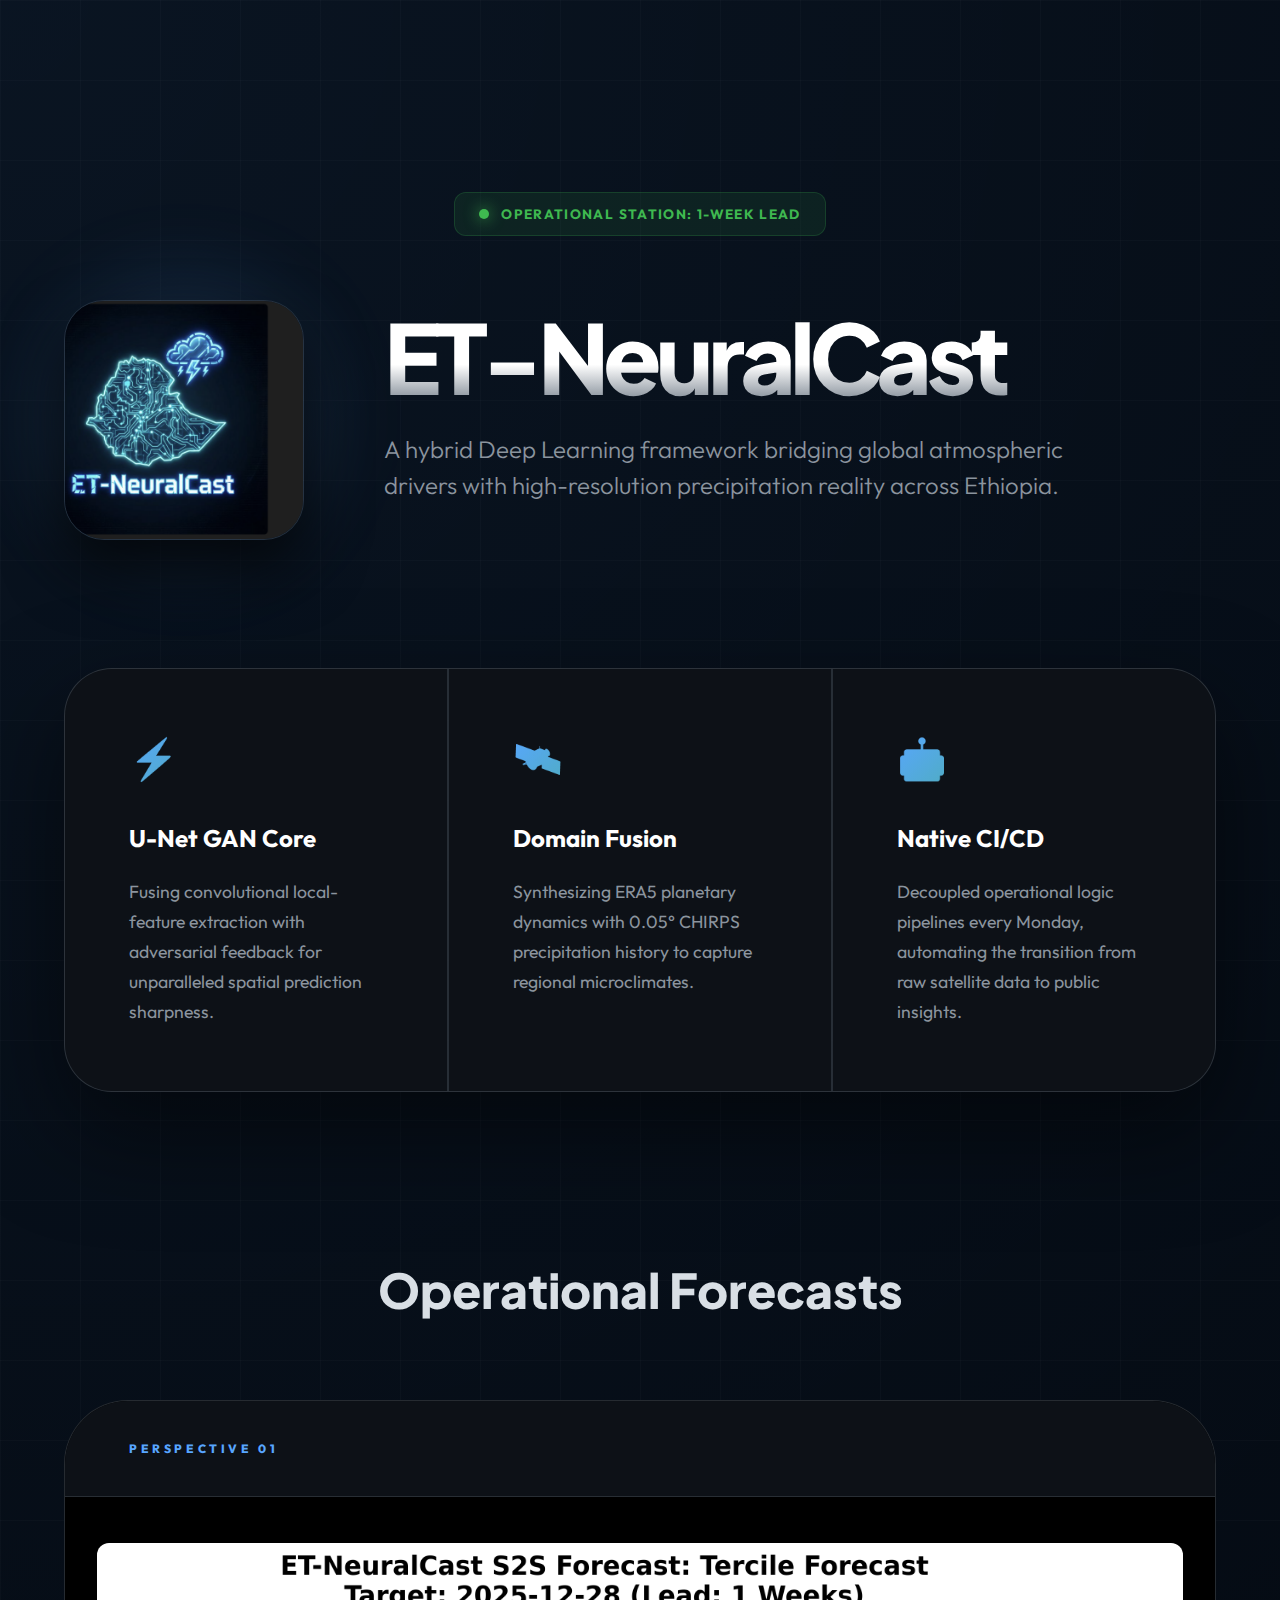
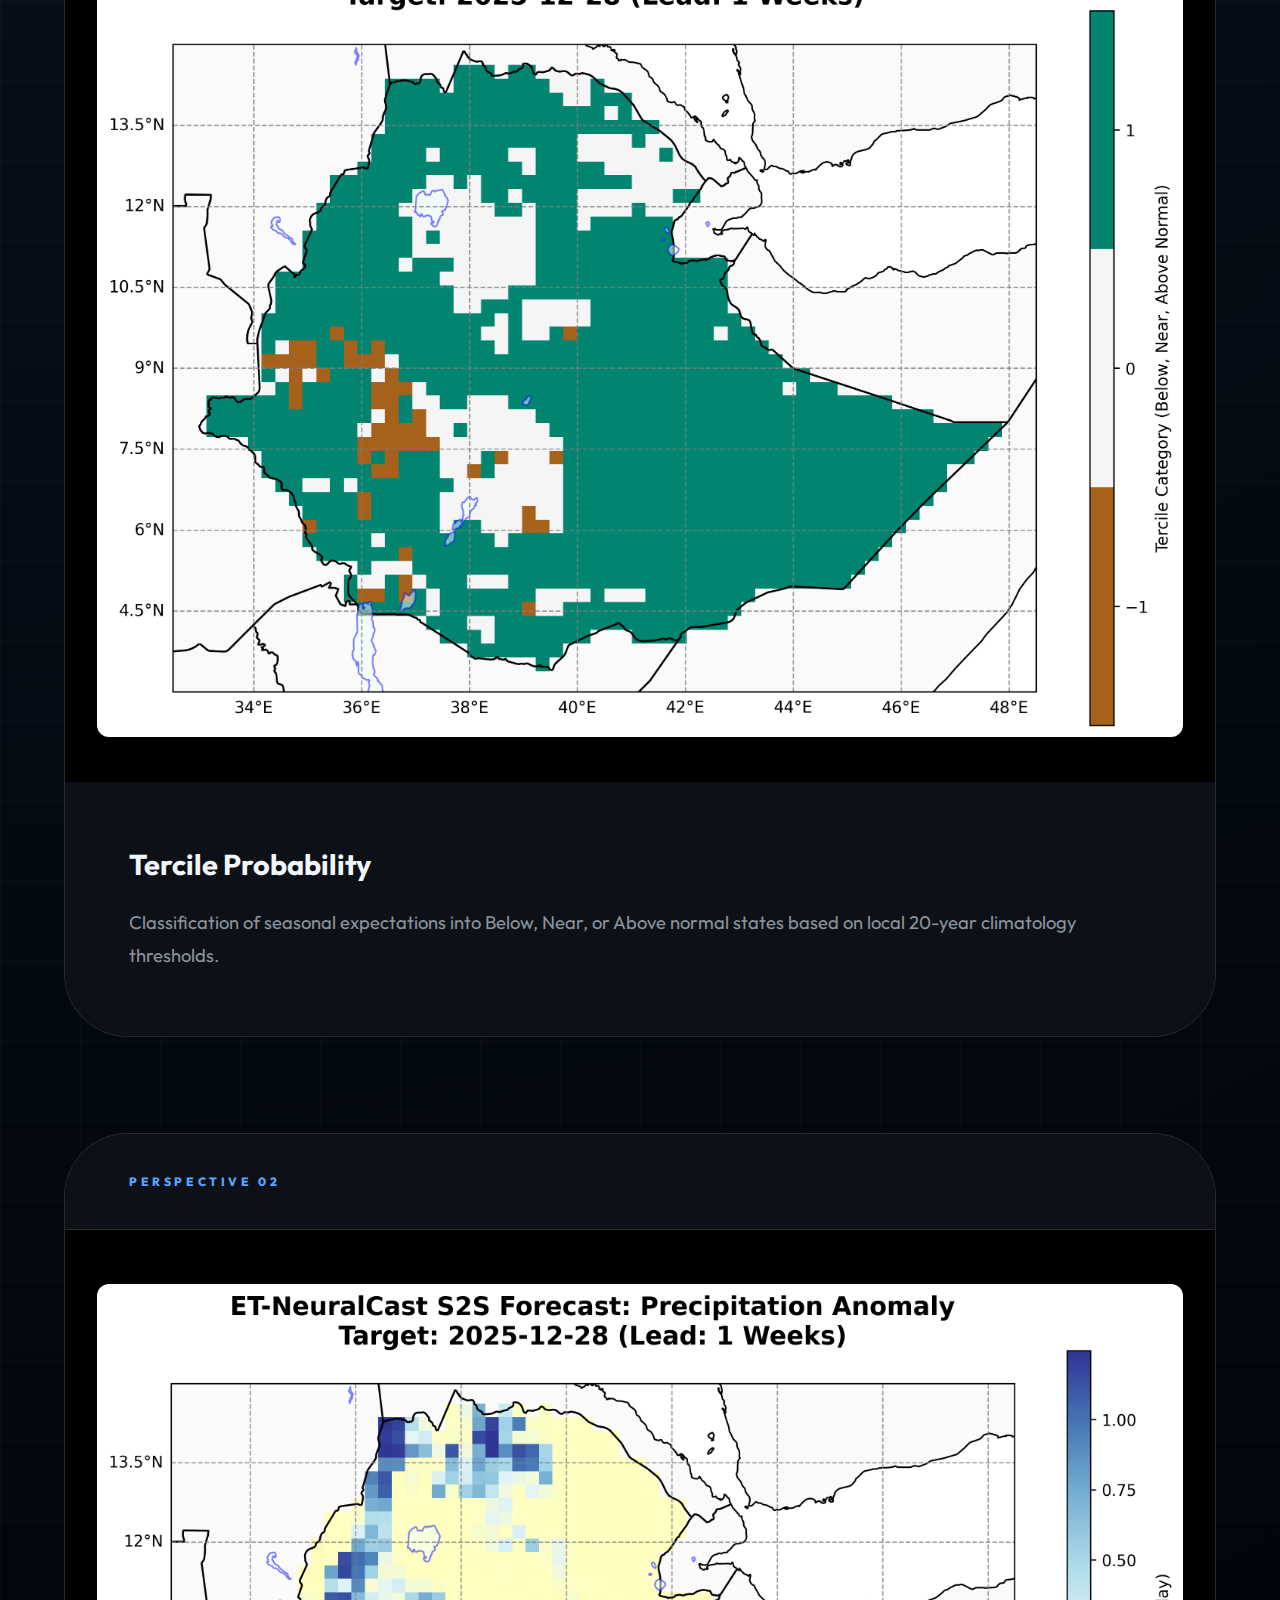
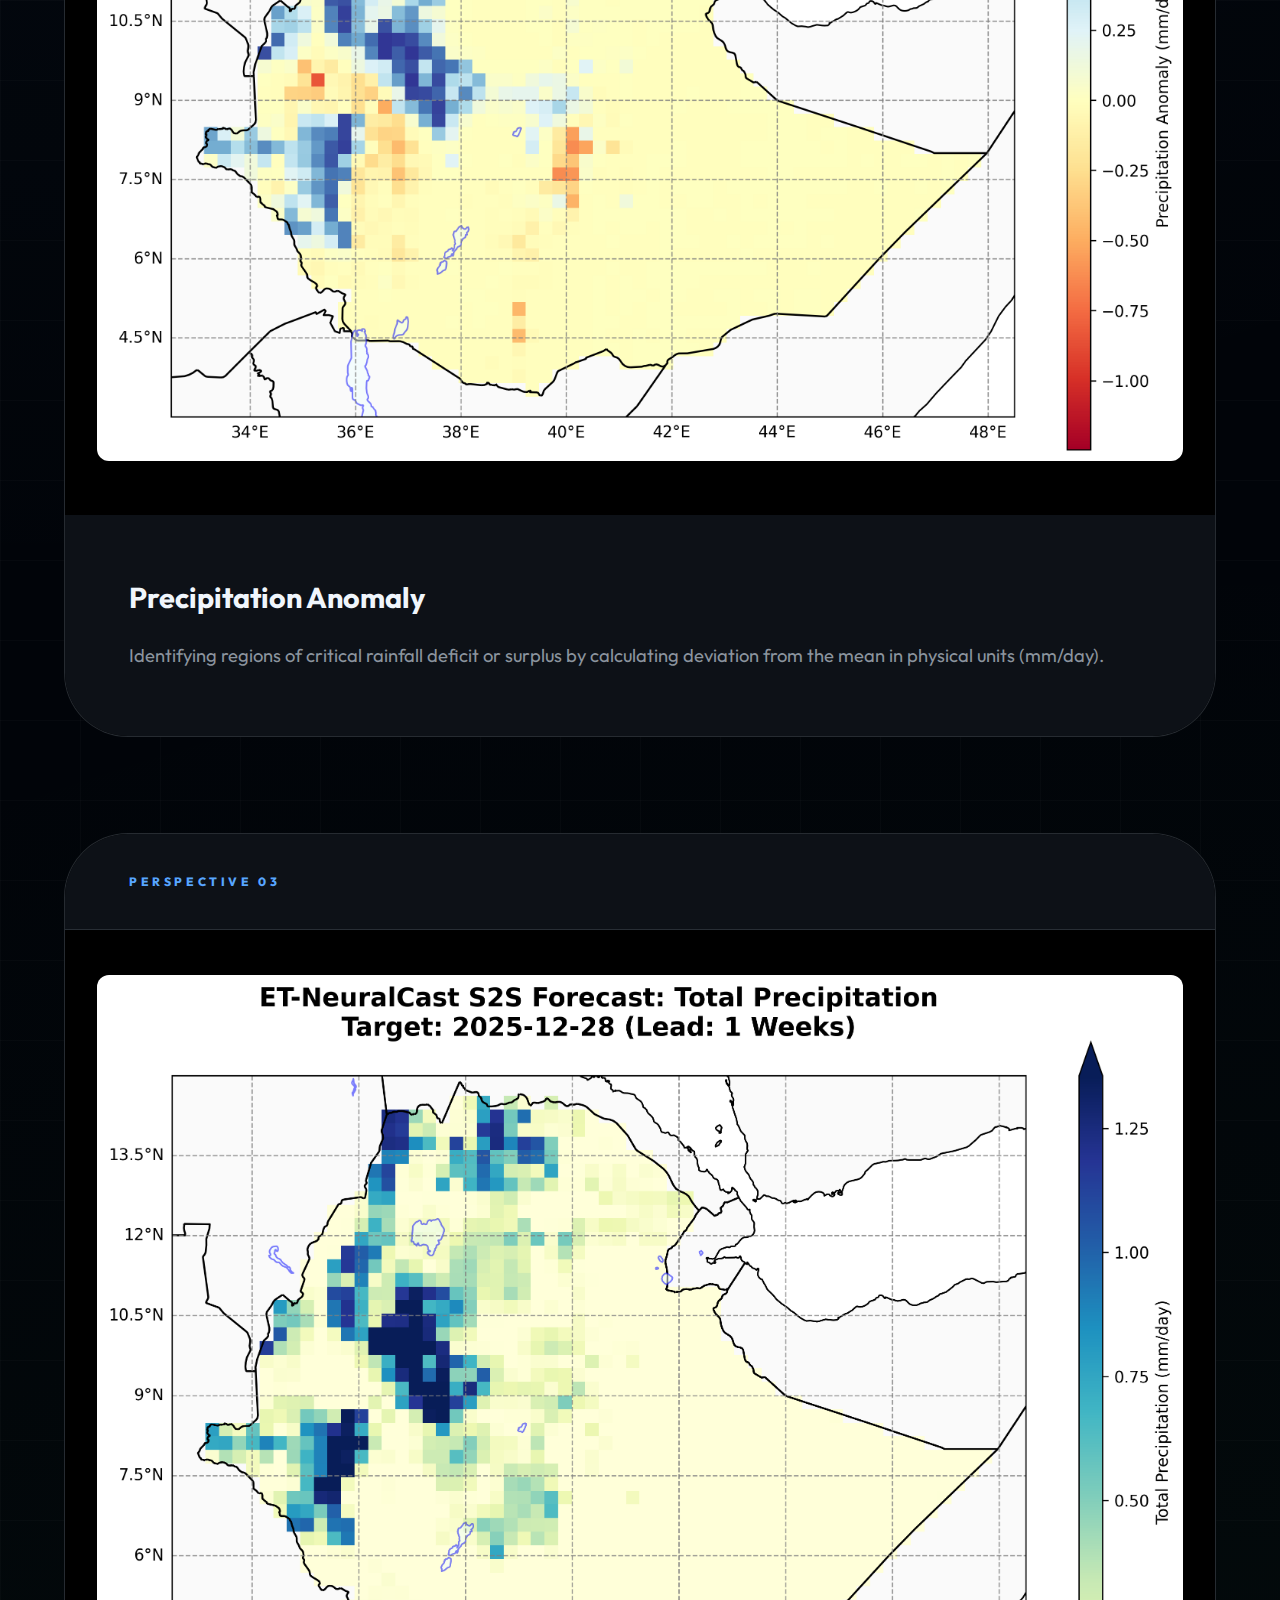
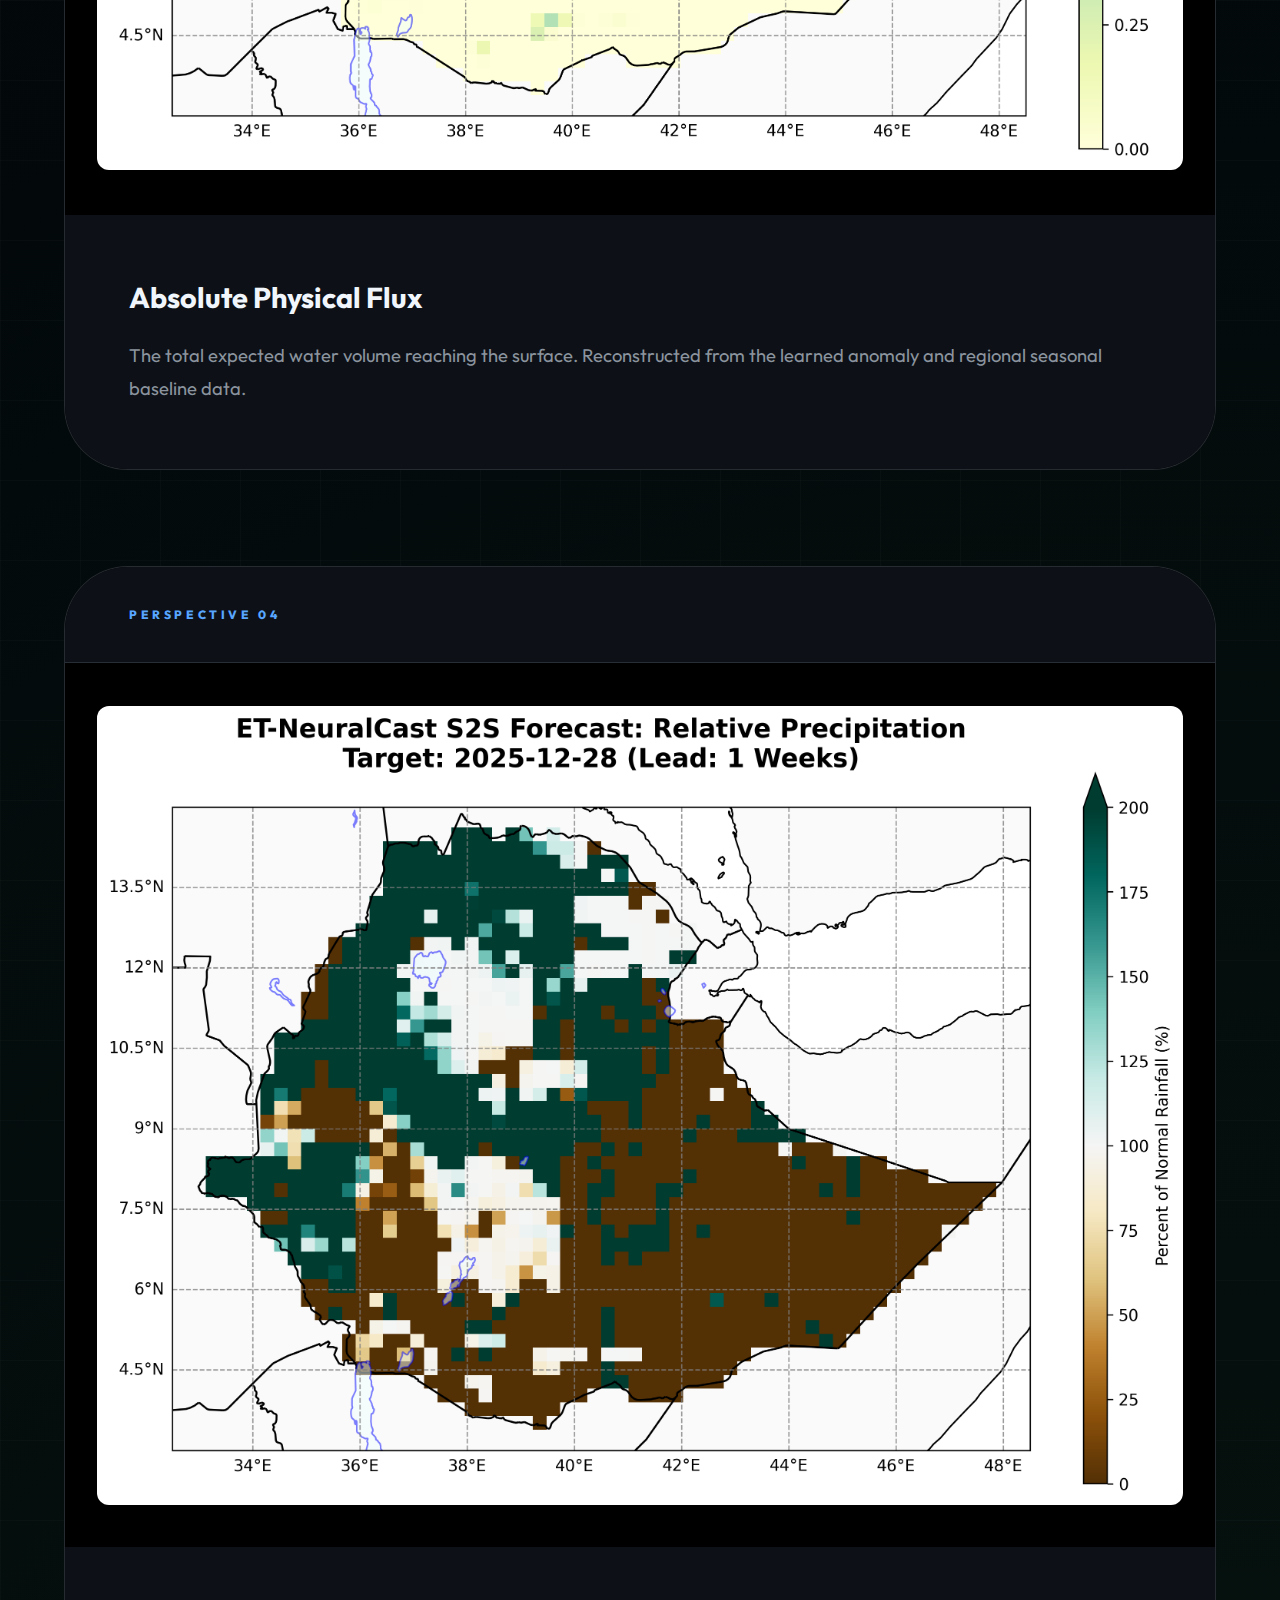
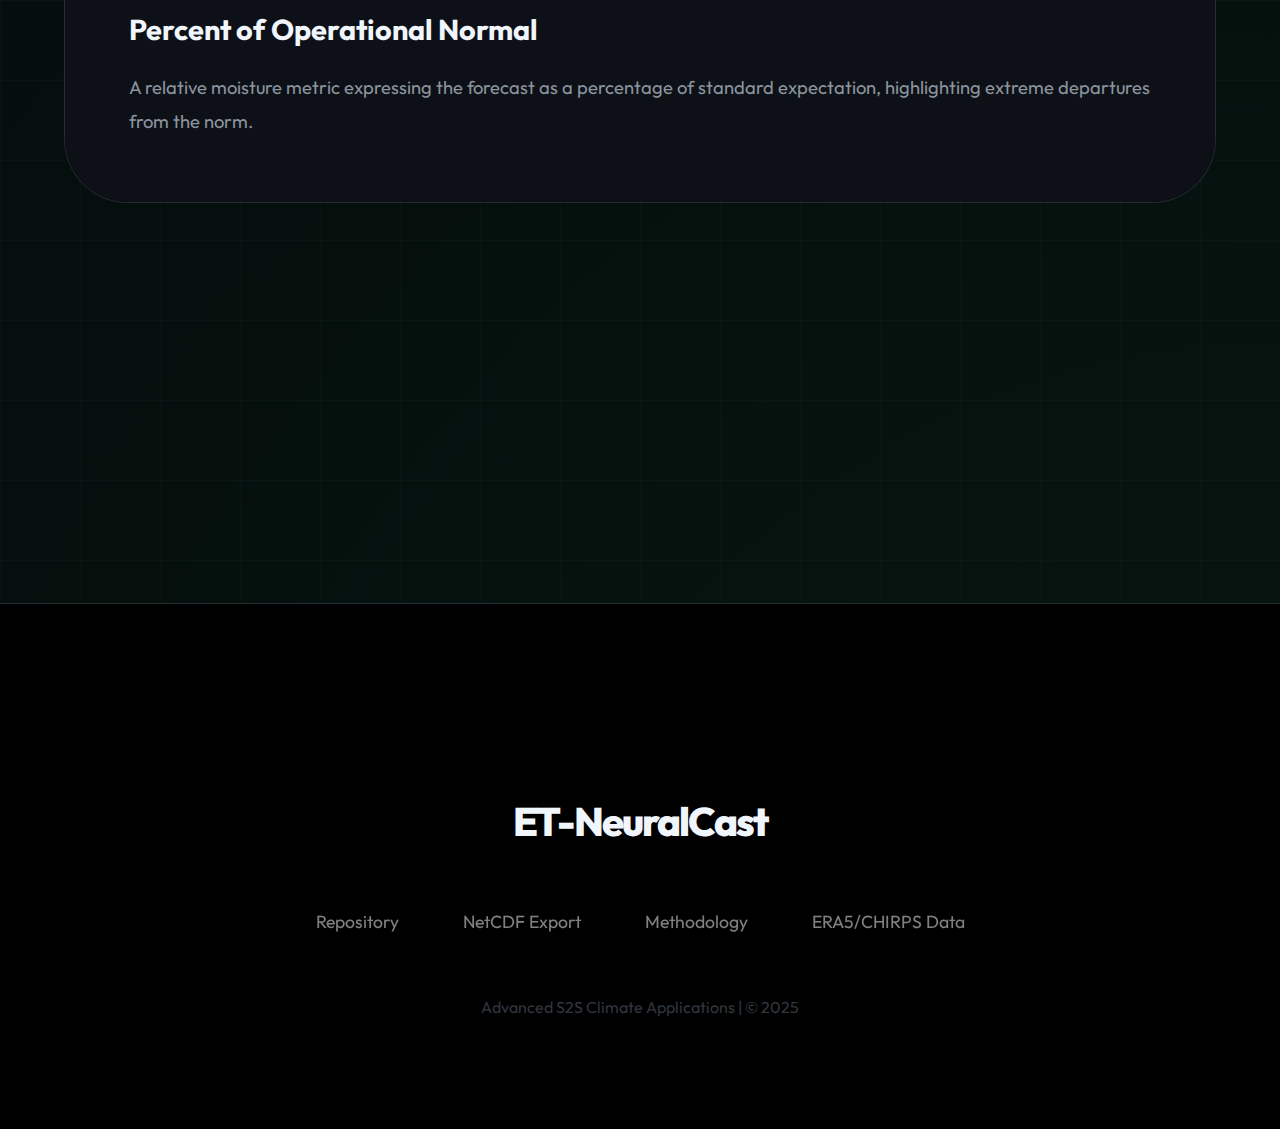
<file: index.html>
<!DOCTYPE html>
<html lang="en">
<head>
    <meta charset="UTF-8">
    <meta name="viewport" content="width=device-width, initial-scale=1.0">
    <title>ET-NeuralCast | Advanced S2S Forecasting</title>
    <link rel="preconnect" href="https://fonts.googleapis.com">
    <link rel="preconnect" href="https://fonts.gstatic.com" crossorigin>
    <link href="https://fonts.googleapis.com/css2?family=Outfit:wght@200;300;400;500;600;700;800&family=Plus+Jakarta+Sans:wght@400;600;700;800&display=swap" rel="stylesheet">
    <style>
        :root {
            --bg-color: #010409;
            --bg-secondary: #0d1117;
            --card-bg: rgba(22, 27, 34, 0.6);
            --card-border: rgba(48, 54, 61, 0.8);
            --text-primary: #f0f6fc;
            --text-secondary: #8b949e;
            --accent: #58a6ff;
            --accent-glow: rgba(88, 166, 255, 0.15);
            --accent-gradient: linear-gradient(135deg, #58a6ff 0%, #3fb950 100%);
            --glass-blur: blur(24px);
        }

        * {
            box-sizing: border-box;
            transition: all 0.5s cubic-bezier(0.16, 1, 0.3, 1);
        }

        body {
            font-family: 'Outfit', sans-serif;
            background-color: var(--bg-color);
            color: var(--text-primary);
            margin: 0;
            padding: 0;
            overflow-x: hidden;
            background-image: 
                radial-gradient(circle at 0% 0%, rgba(88, 166, 255, 0.1) 0%, transparent 50%),
                radial-gradient(circle at 100% 100%, rgba(63, 185, 80, 0.1) 0%, transparent 50%),
                linear-gradient(rgba(255, 255, 255, 0.02) 1px, transparent 1px),
                linear-gradient(90deg, rgba(255, 255, 255, 0.02) 1px, transparent 1px);
            background-size: 100% 100%, 100% 100%, 80px 80px, 80px 80px;
        }

        /* Spacious Layout */
        .container {
            max-width: 1600px;
            margin: 0 auto;
            padding: 0 4rem;
        }

        section {
            margin-bottom: 25rem; /* Large spacing between sections */
        }

        /* Hero Section */
        .hero {
            padding: 12rem 0 8rem;
            display: flex;
            flex-direction: column;
            align-items: center;
        }

        .header-main {
            display: flex;
            align-items: center;
            gap: 5rem;
            width: 100%;
            max-width: 1200px;
            margin-bottom: 8rem;
        }

        @media (max-width: 1100px) {
            .header-main {
                flex-direction: column;
                text-align: center;
                gap: 3rem;
            }
            .container { padding: 0 2rem; }
        }

        .logo-wrapper {
            flex-shrink: 0;
            width: 240px;
            height: 240px;
            position: relative;
        }

        .logo-wrapper::after {
            content: '';
            position: absolute;
            inset: -20px;
            background: var(--accent-glow);
            filter: blur(40px);
            border-radius: 50%;
            z-index: -1;
        }

        .hero-graphic {
            width: 100%;
            height: 100%;
            object-fit: cover;
            border-radius: 40px;
            border: 1px solid rgba(255, 255, 255, 0.1);
            box-shadow: 0 30px 60px rgba(0, 0, 0, 0.8);
        }

        .hero-text {
            flex: 1;
        }

        h1 {
            font-family: 'Plus Jakarta Sans', sans-serif;
            font-size: clamp(3.5rem, 8vw, 6rem);
            font-weight: 800;
            margin: 0;
            letter-spacing: -0.06em;
            line-height: 0.9;
            background: linear-gradient(to bottom, #fff 60%, var(--text-secondary) 100%);
            -webkit-background-clip: text;
            -webkit-text-fill-color: transparent;
            background-clip: text;
        }

        .subtitle-large {
            font-size: 1.5rem;
            color: var(--text-secondary);
            margin-top: 2rem;
            font-weight: 300;
            line-height: 1.5;
            max-width: 700px;
        }

        .status-badge {
            display: inline-flex;
            align-items: center;
            gap: 0.75rem;
            padding: 0.75rem 1.5rem;
            background: rgba(63, 185, 80, 0.1);
            color: #3fb950;
            border-radius: 12px;
            font-size: 0.85rem;
            font-weight: 700;
            border: 1px solid rgba(63, 185, 80, 0.2);
            text-transform: uppercase;
            letter-spacing: 0.1em;
            margin-bottom: 4rem;
        }

        .pulse-dot {
            width: 10px;
            height: 10px;
            background: #3fb950;
            border-radius: 50%;
            box-shadow: 0 0 15px #3fb950;
            animation: pulse-ring 2s infinite;
        }

        @keyframes pulse-ring {
            0% { transform: scale(0.8); opacity: 1; }
            50% { transform: scale(1.4); opacity: 0.5; }
            100% { transform: scale(0.8); opacity: 1; }
        }

        /* Architecture Row Hero */
        .architecture-row {
            display: grid;
            grid-template-columns: repeat(3, 1fr);
            gap: 2px;
            background: var(--card-border);
            border: 1px solid var(--card-border);
            border-radius: 3rem;
            overflow: hidden;
            width: 100%;
            max-width: 1400px;
            box-shadow: 0 40px 100px rgba(0,0,0,0.5);
        }

        @media (max-width: 1000px) {
            .architecture-row { grid-template-columns: 1fr; }
        }

        .arch-item {
            background: var(--bg-secondary);
            padding: 4rem;
            display: flex;
            flex-direction: column;
            gap: 1.5rem;
        }

        .arch-item:hover {
            background: #161b22;
        }

        .arch-icon {
            font-size: 2.5rem;
            background: var(--accent-gradient);
            -webkit-background-clip: text;
            -webkit-text-fill-color: transparent;
            margin-bottom: 1rem;
            display: block;
        }

        .arch-item h3 {
            font-size: 1.5rem;
            font-weight: 700;
            margin: 0;
            color: #fff;
        }

        .arch-item p {
            font-size: 1.1rem;
            color: var(--text-secondary);
            line-height: 1.7;
            margin: 0;
        }

        /* Sections Titles */
        .section-label {
            font-family: 'Plus Jakarta Sans', sans-serif;
            font-size: 3rem;
            font-weight: 800;
            margin-bottom: 5rem;
            text-align: center;
            opacity: 0.9;
        }

        /* Forecast Grid - High Contrast */
        .forecast-grid {
            display: grid;
            grid-template-columns: repeat(auto-fit, minmax(650px, 1fr));
            gap: 6rem;
        }

        @media (max-width: 800px) {
            .forecast-grid { grid-template-columns: 1fr; }
        }

        .forecast-card {
            background: #000;
            border-radius: 4rem;
            border: 1px solid var(--card-border);
            overflow: hidden;
        }

        .forecast-card:hover {
            border-color: #fff;
            transform: scale(1.02);
            box-shadow: 0 60px 120px rgba(0,0,0,0.9);
        }

        .card-meta {
            padding: 2.5rem 4rem;
            background: var(--bg-secondary);
            border-bottom: 1px solid var(--card-border);
            display: flex;
            justify-content: space-between;
            align-items: center;
        }

        .meta-tag {
            color: var(--accent);
            font-weight: 800;
            letter-spacing: 0.3em;
            font-size: 0.75rem;
            text-transform: uppercase;
        }

        .img-container {
            background: #000;
            aspect-ratio: 1.3;
            display: flex;
            align-items: center;
            justify-content: center;
            padding: 2rem;
        }

        .img-container img {
            max-width: 100%;
            height: auto;
            border-radius: 12px;
        }

        .card-content {
            padding: 4rem;
            background: var(--bg-secondary);
        }

        .card-content h4 {
            font-size: 1.8rem;
            margin: 0 0 1.5rem;
            font-weight: 700;
        }

        .card-content p {
            font-size: 1.15rem;
            color: var(--text-secondary);
            line-height: 1.8;
            margin: 0;
        }

        /* Footer Modern */
        footer {
            padding: 12rem 0 6rem;
            background: #000;
            border-top: 1px solid var(--card-border);
            text-align: center;
        }

        .footer-brand {
            font-size: 2.5rem;
            font-weight: 800;
            letter-spacing: -0.05em;
            margin-bottom: 4rem;
            display: block;
        }

        .f-links {
            display: flex;
            justify-content: center;
            gap: 4rem;
            margin-bottom: 4rem;
        }

        .f-links a {
            color: #fff;
            text-decoration: none;
            font-weight: 400;
            font-size: 1.1rem;
            opacity: 0.5;
        }

        .f-links a:hover { opacity: 1; color: var(--accent); }

        .copyright {
            color: #30363d;
            font-size: 1rem;
        }
    </style>
</head>
<body>

    <div class="container">
        
        <!-- Hero Section -->
        <header class="hero">
            <div class="status-badge">
                <span class="pulse-dot"></span>
                Operational Station: 1-Week Lead
            </div>
            
            <div class="header-main">
                <div class="logo-wrapper">
                    <img src="hero_graphic.png" alt="ET-NeuralCast" class="hero-graphic">
                </div>
                <div class="hero-text">
                    <h1>ET-NeuralCast</h1>
                    <p class="subtitle-large">A hybrid Deep Learning framework bridging global atmospheric drivers with high-resolution precipitation reality across Ethiopia.</p>
                </div>
            </div>

            <!-- Architecture Row integrated as Hero extension -->
            <div class="architecture-row">
                <div class="arch-item">
                    <span class="arch-icon">⚡</span>
                    <h3>U-Net GAN Core</h3>
                    <p>Fusing convolutional local-feature extraction with adversarial feedback for unparalleled spatial prediction sharpness.</p>
                </div>
                <div class="arch-item">
                    <span class="arch-icon">🛰️</span>
                    <h3>Domain Fusion</h3>
                    <p>Synthesizing ERA5 planetary dynamics with 0.05° CHIRPS precipitation history to capture regional microclimates.</p>
                </div>
                <div class="arch-item">
                    <span class="arch-icon">🤖</span>
                    <h3>Native CI/CD</h3>
                    <p>Decoupled operational logic pipelines every Monday, automating the transition from raw satellite data to public insights.</p>
                </div>
            </div>
        </header>

        <!-- Insights Section -->
        <section id="forecasts">
            <h2 class="section-label">Operational Forecasts</h2>
            <div class="forecast-grid">
                <div class="forecast-card">
                    <div class="card-meta"><span class="meta-tag">Perspective 01</span></div>
                    <div class="img-container">
                        <img src="outputs/latest_tercile.png" onerror="this.src='https://placehold.co/1000x800/0d1117/58a6ff?text=Syncing+Categorical+Map...'" alt="Tercile">
                    </div>
                    <div class="card-content">
                        <h4>Tercile Probability</h4>
                        <p>Classification of seasonal expectations into Below, Near, or Above normal states based on local 20-year climatology thresholds.</p>
                    </div>
                </div>

                <div class="forecast-card">
                    <div class="card-meta"><span class="meta-tag">Perspective 02</span></div>
                    <div class="img-container">
                        <img src="outputs/latest_anomaly.png" onerror="this.src='https://placehold.co/1000x800/0d1117/58a6ff?text=Syncing+Anomaly+Map...'" alt="Anomaly">
                    </div>
                    <div class="card-content">
                        <h4>Precipitation Anomaly</h4>
                        <p>Identifying regions of critical rainfall deficit or surplus by calculating deviation from the mean in physical units (mm/day).</p>
                    </div>
                </div>

                <div class="forecast-card">
                    <div class="card-meta"><span class="meta-tag">Perspective 03</span></div>
                    <div class="img-container">
                        <img src="outputs/latest_total.png" onerror="this.src='https://placehold.co/1000x800/0d1117/58a6ff?text=Syncing+Physical+Map...'" alt="Total">
                    </div>
                    <div class="card-content">
                        <h4>Absolute Physical Flux</h4>
                        <p>The total expected water volume reaching the surface. Reconstructed from the learned anomaly and regional seasonal baseline data.</p>
                    </div>
                </div>

                <div class="forecast-card">
                    <div class="card-meta"><span class="meta-tag">Perspective 04</span></div>
                    <div class="img-container">
                        <img src="outputs/latest_percent.png" onerror="this.src='https://placehold.co/1000x800/0d1117/58a6ff?text=Syncing+Relative+Map...'" alt="Percent">
                    </div>
                    <div class="card-content">
                        <h4>Percent of Operational Normal</h4>
                        <p>A relative moisture metric expressing the forecast as a percentage of standard expectation, highlighting extreme departures from the norm.</p>
                    </div>
                </div>
            </div>
        </section>

    </div>

    <footer>
        <span class="footer-brand">ET-NeuralCast</span>
        <div class="f-links">
            <a href="https://github.com/YonSci/S2S-Forecast-Project">Repository</a>
            <a href="outputs/latest_anomaly.nc">NetCDF Export</a>
            <a href="#">Methodology</a>
            <a href="#">ERA5/CHIRPS Data</a>
        </div>
        <p class="copyright">Advanced S2S Climate Applications | &copy; 2025</p>
    </footer>

</body>
</html>
</file>
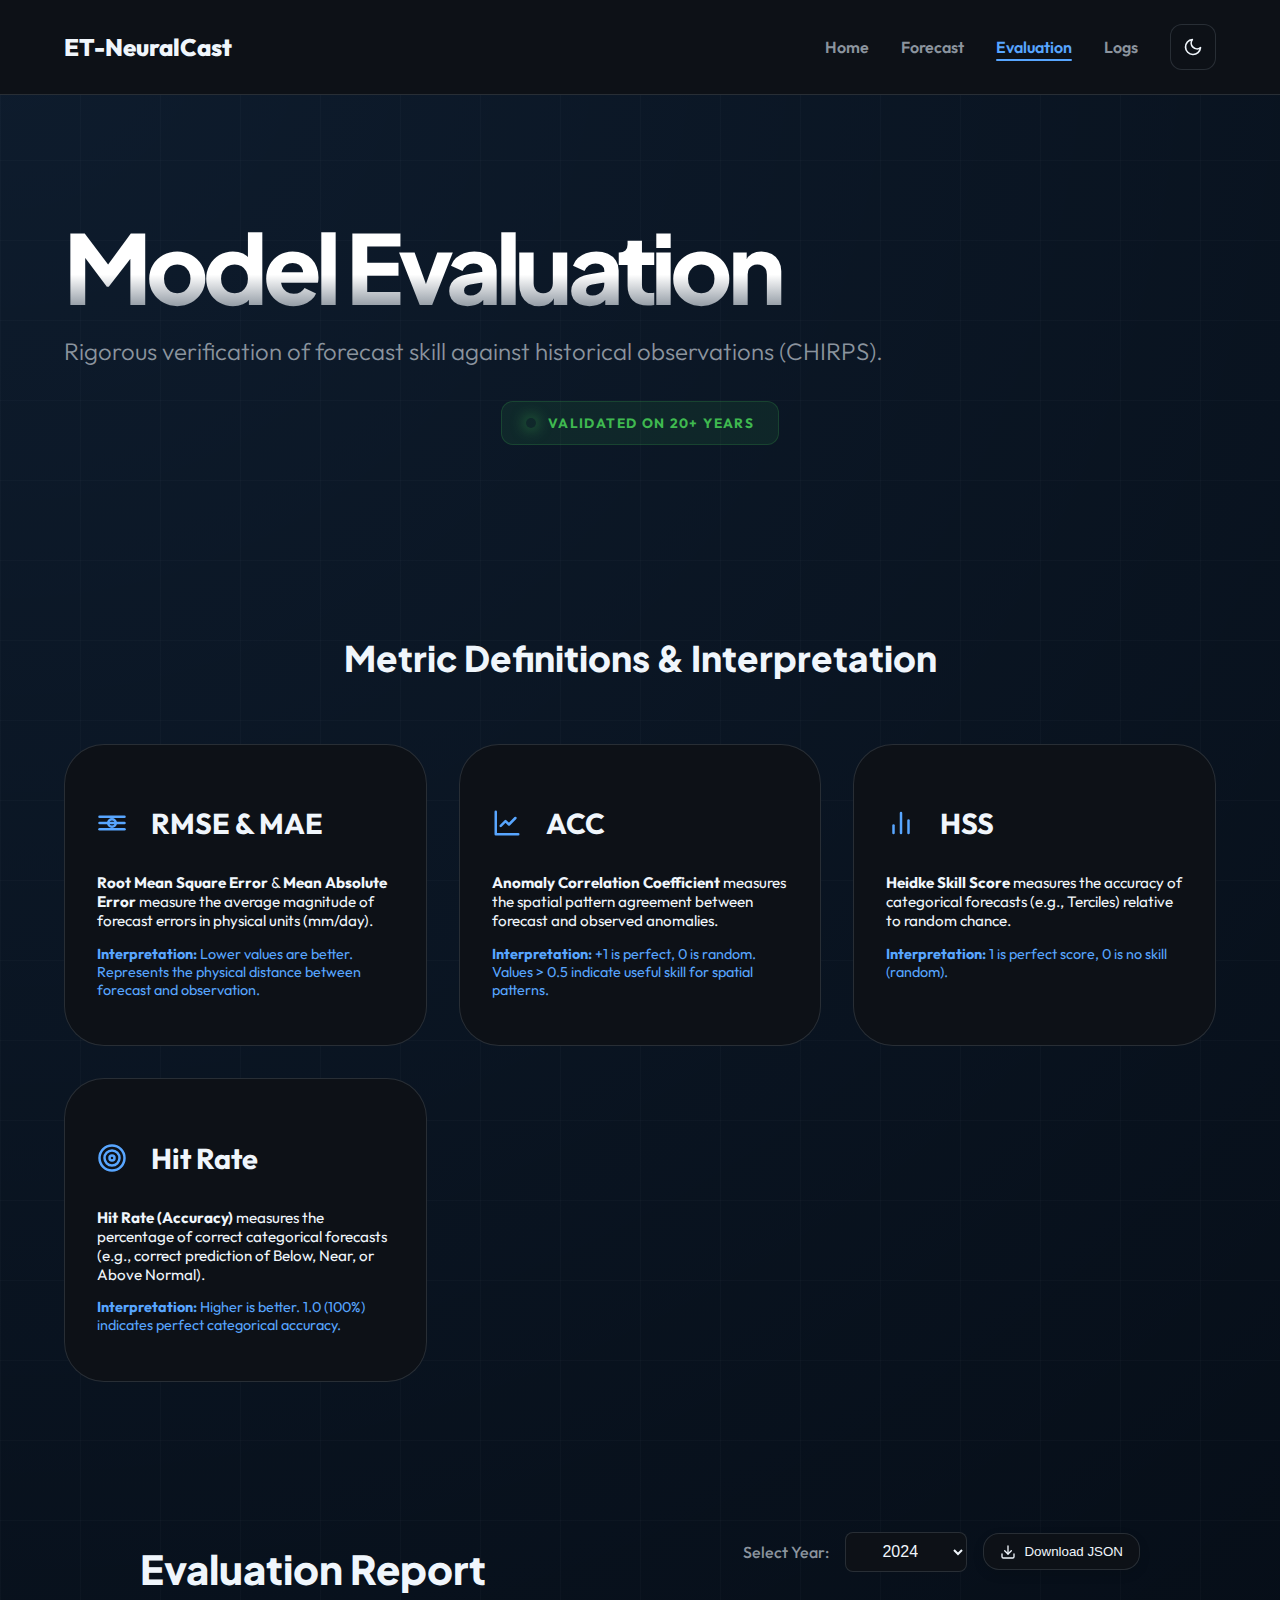
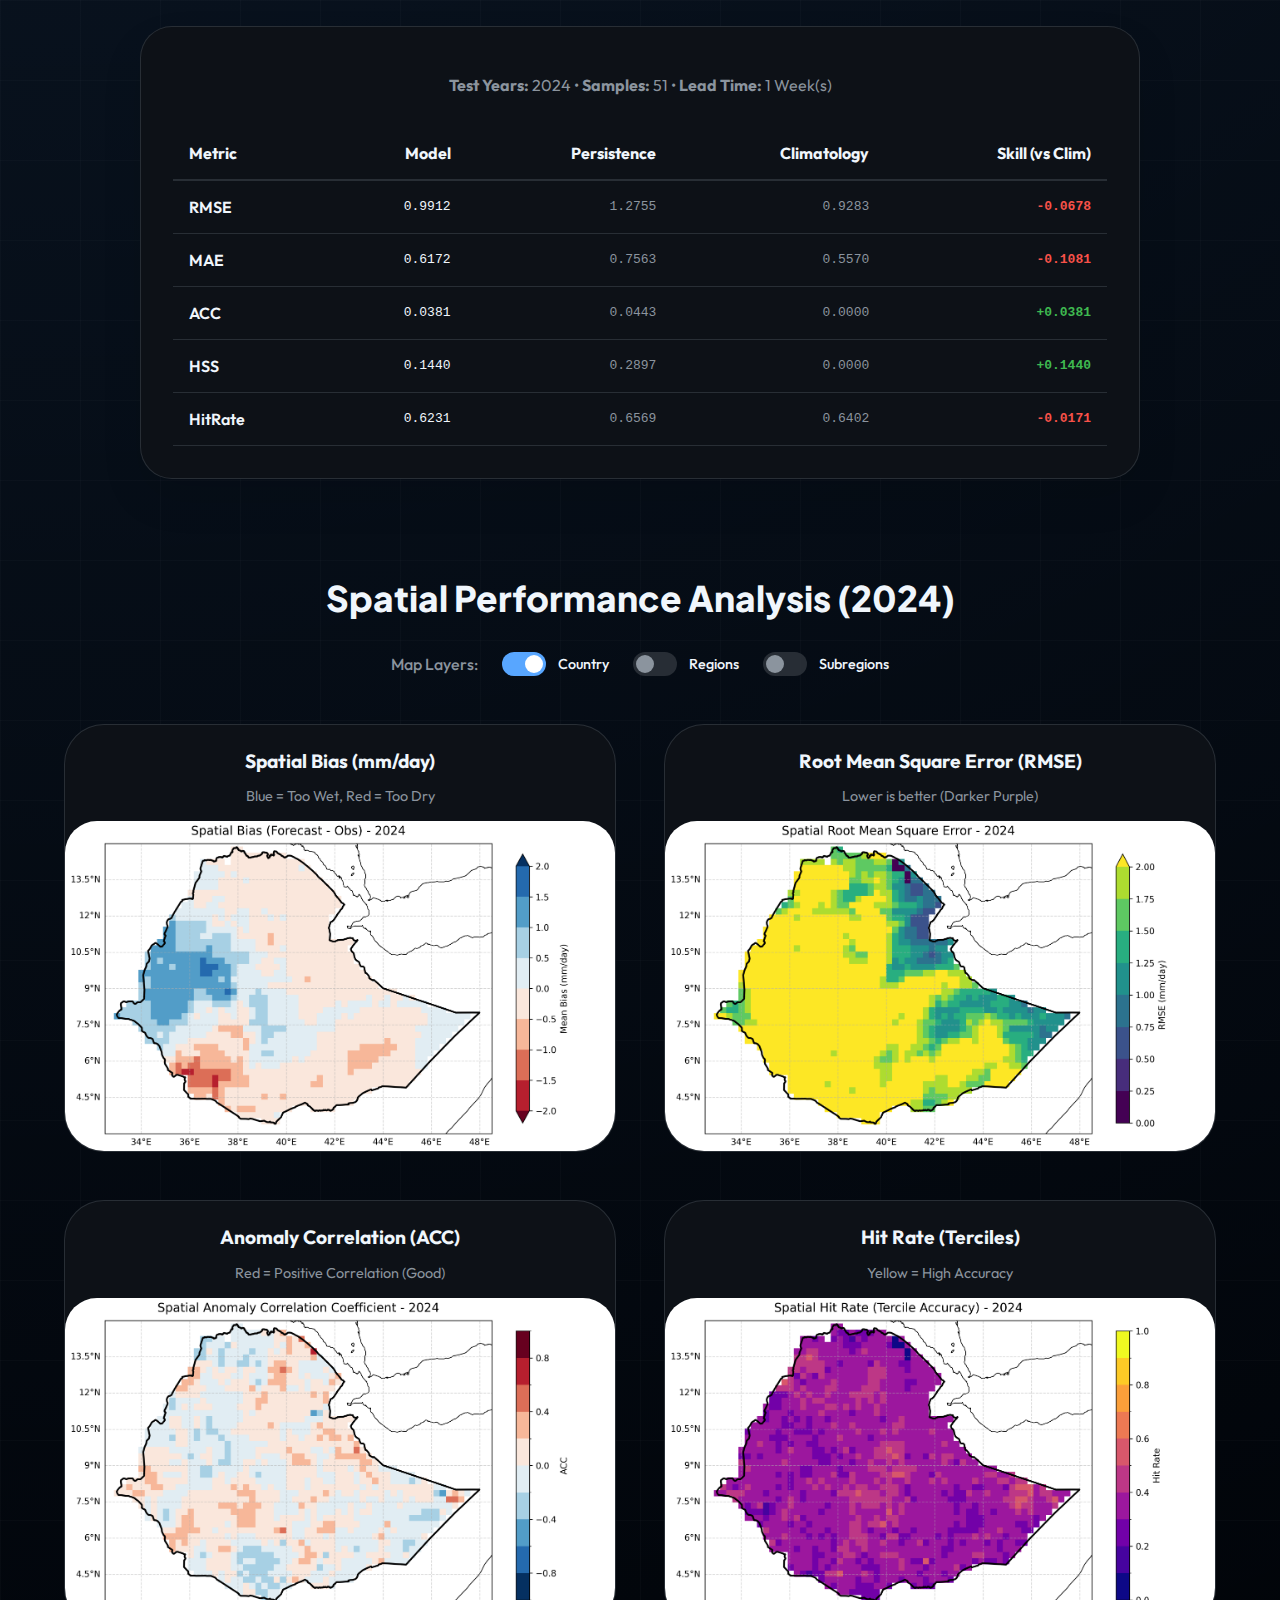
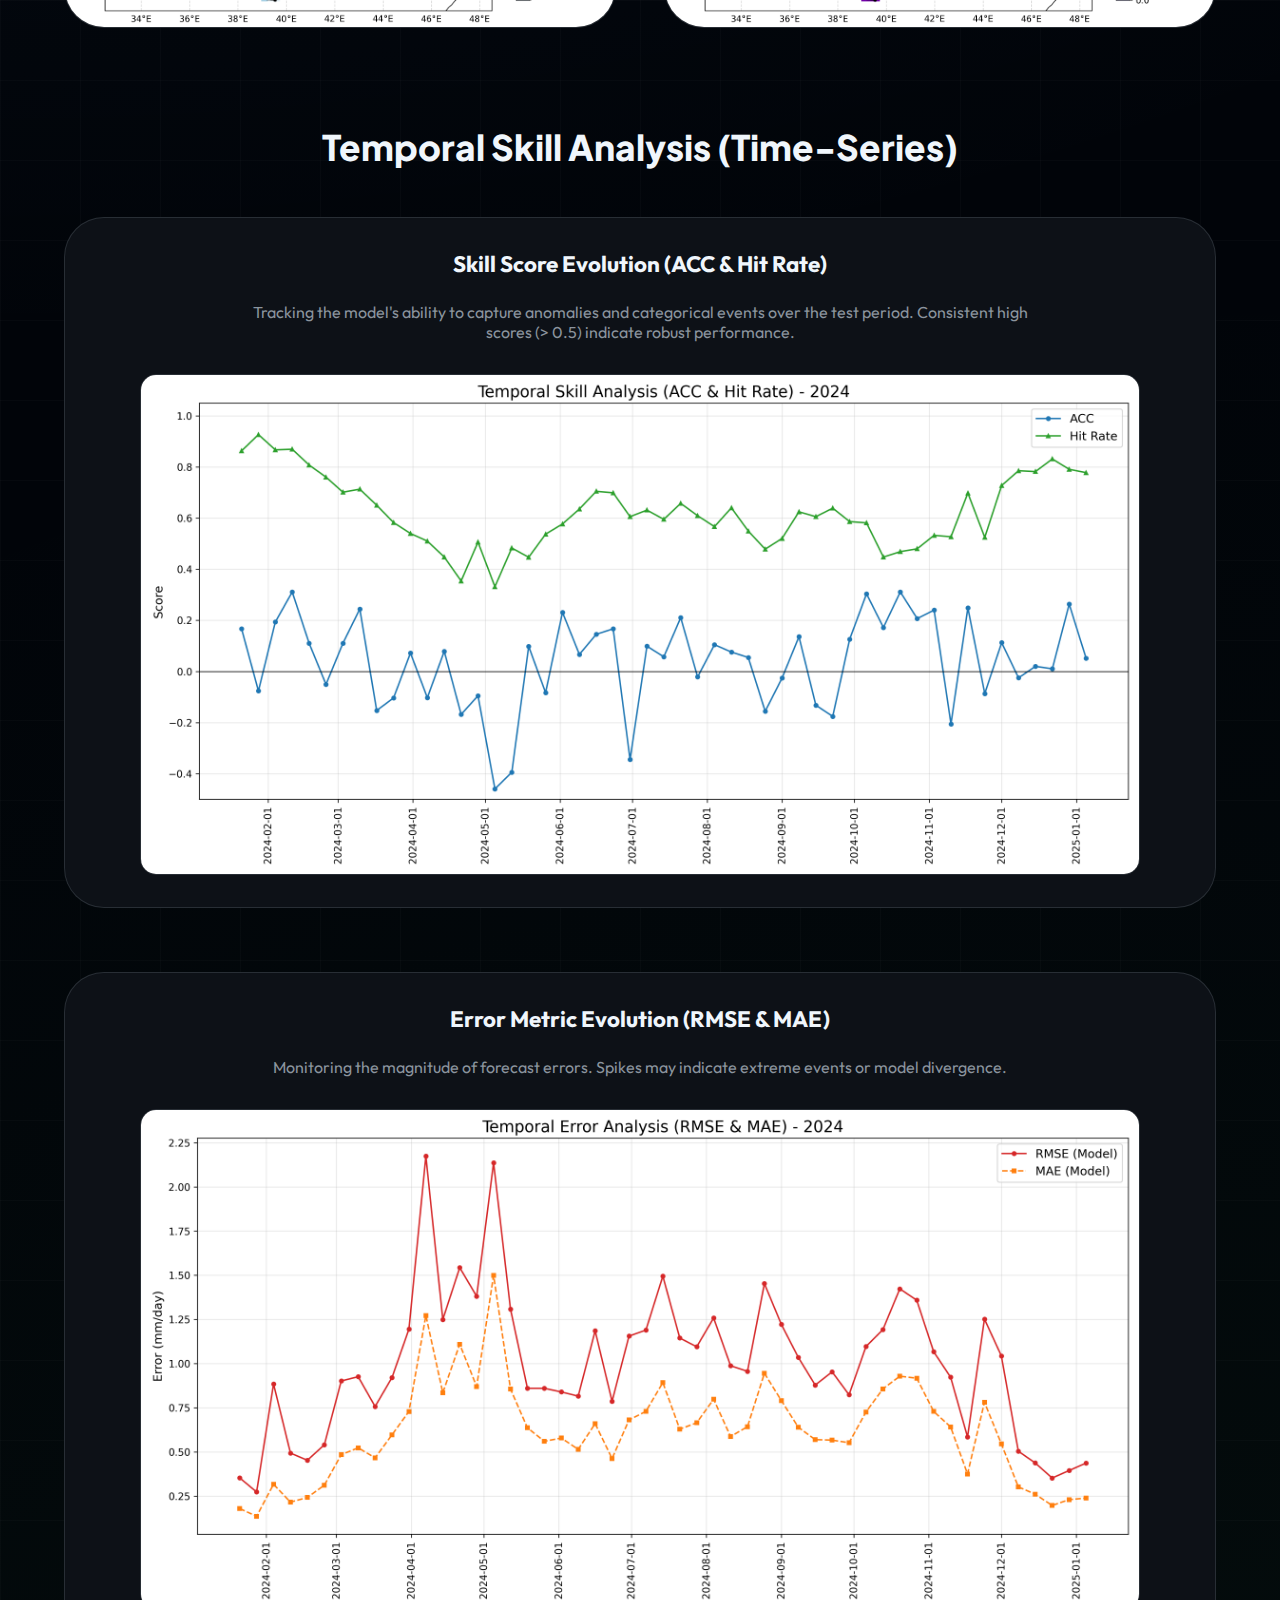
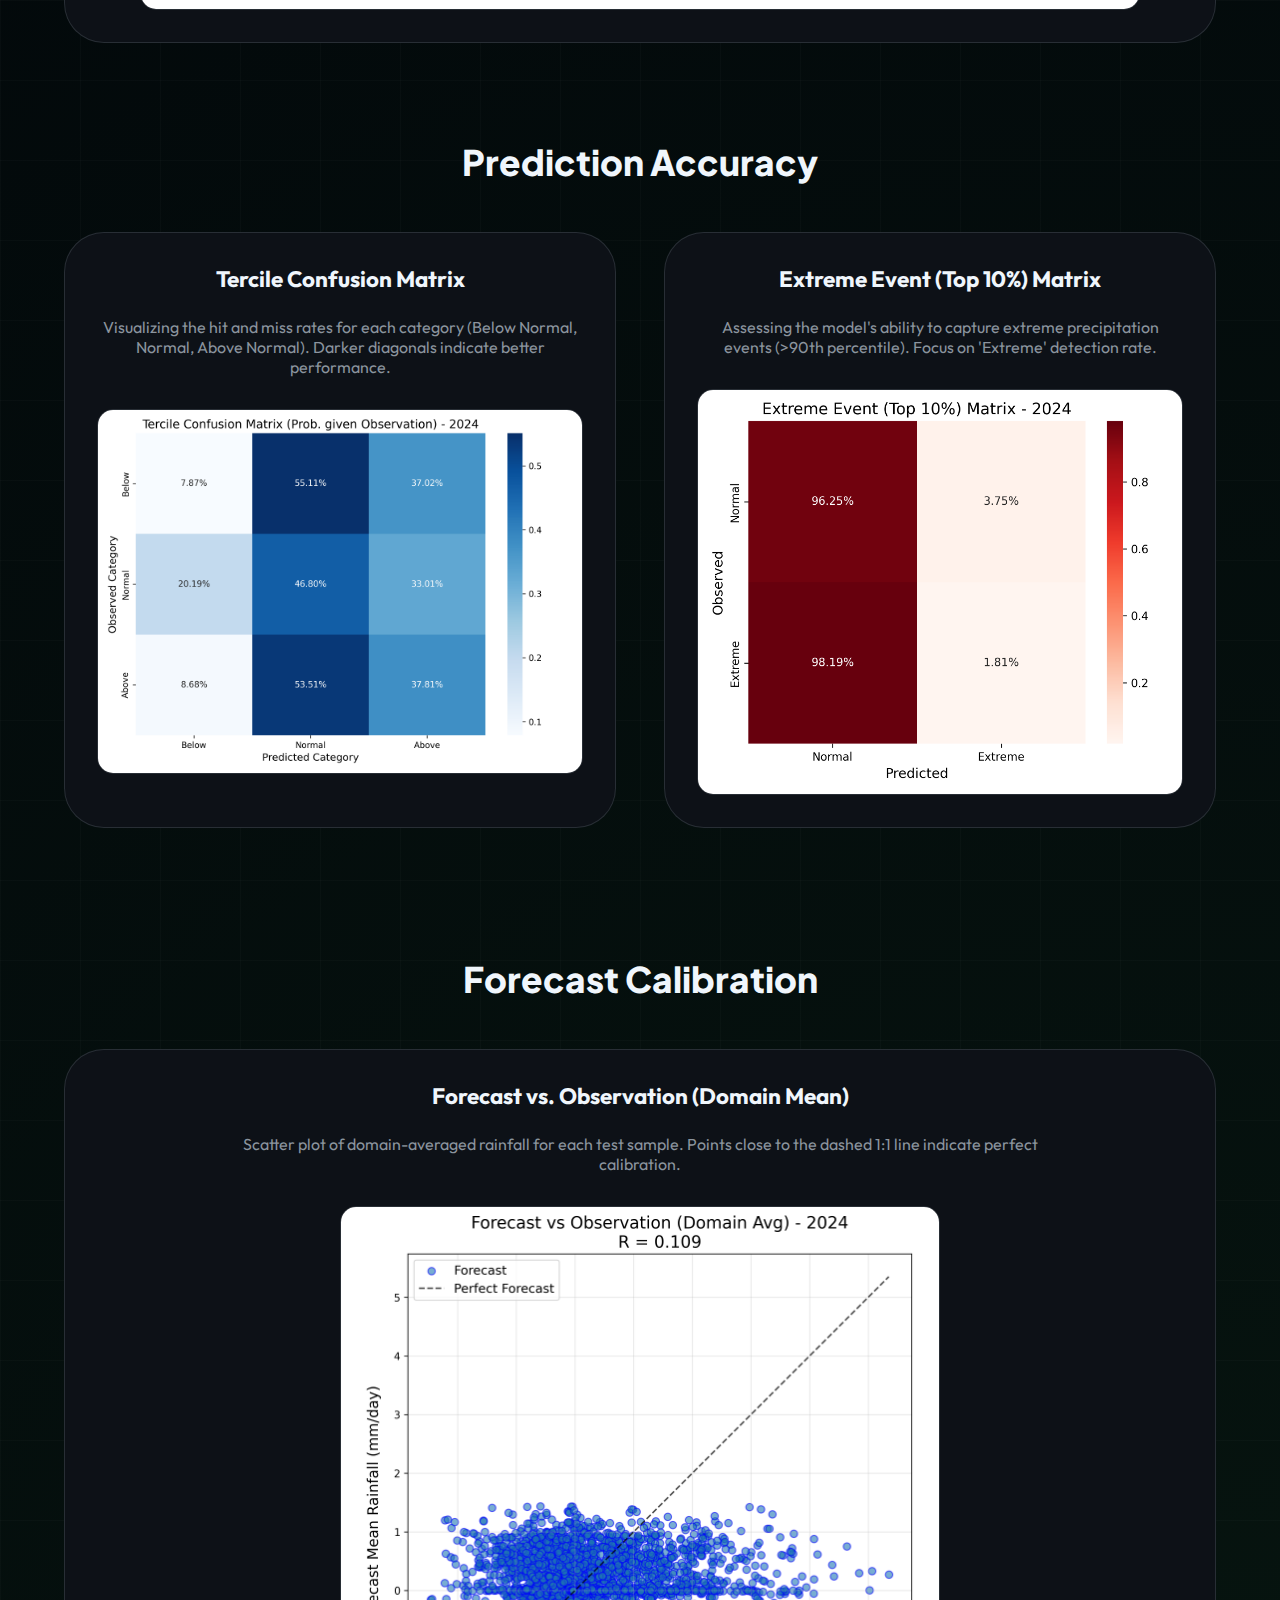
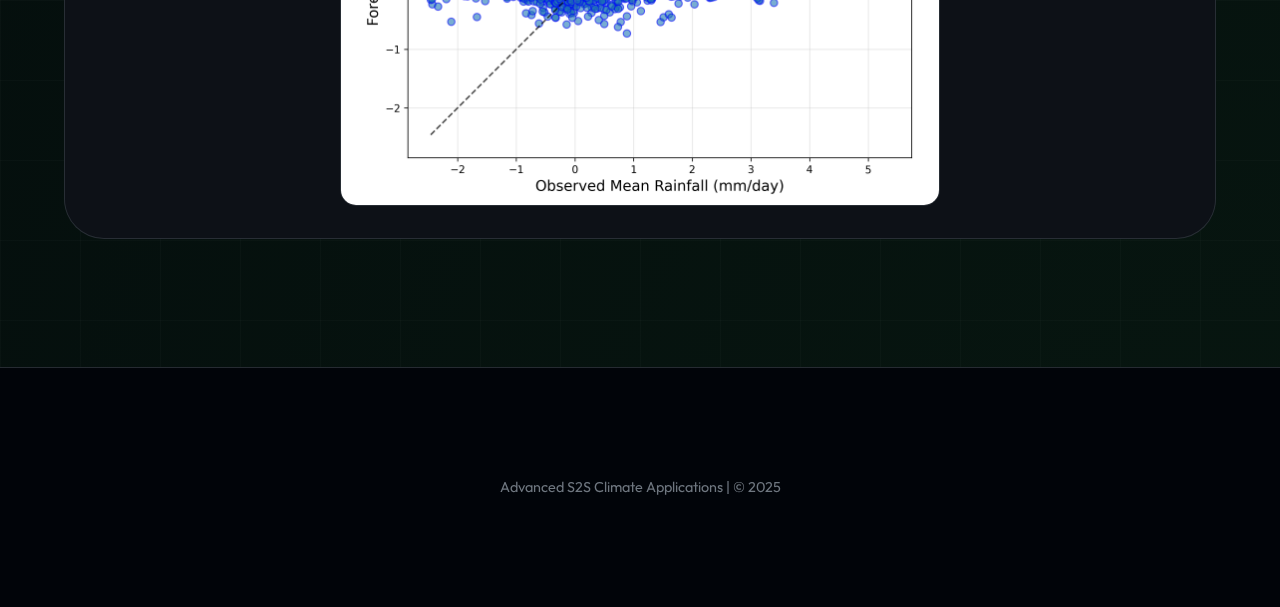
<file: evaluation.html>
<!DOCTYPE html>
<html lang="en" data-theme="dark">
  <head>
    <meta charset="UTF-8" />
    <meta name="viewport" content="width=device-width, initial-scale=1.0" />
    <title>ET-NeuralCast | Evaluation</title>
    <link rel="preconnect" href="https://fonts.googleapis.com" />
    <link rel="preconnect" href="https://fonts.gstatic.com" crossorigin />
    <link
      href="https://fonts.googleapis.com/css2?family=Outfit:wght@200;300;400;500;600;700;800&family=Plus+Jakarta+Sans:wght@400;600;700;800&display=swap"
      rel="stylesheet"
    />
    <link rel="stylesheet" href="css/style.css" />
    <link rel="stylesheet" href="css/lightbox.css" />
    <link rel="stylesheet" href="css/overlays.css" />
  </head>
  <body>
    <!-- Navbar -->
    <nav class="navbar">
      <a href="index.html" class="nav-brand">ET-NeuralCast</a>
      <div class="nav-links">
        <a href="index.html" class="nav-link">Home</a>
        <a href="forecast.html" class="nav-link">Forecast</a>
        <a href="evaluation.html" class="nav-link active">Evaluation</a>
        <a href="logs.html" class="nav-link">Logs</a>
        
        <button id="theme-toggle" class="theme-toggle" title="Toggle Light/Dark Mode">
          <svg id="theme-icon" width="20" height="20" viewBox="0 0 24 24" fill="none" stroke="currentColor" stroke-width="2" stroke-linecap="round" stroke-linejoin="round">
            <path id="moon-path" d="M21 12.79A9 9 0 1 1 11.21 3 7 7 0 0 0 21 12.79z"></path>
            <circle id="sun-circle" cx="12" cy="12" r="5" style="display: none"></circle>
            <line id="sun-l1" x1="12" y1="1" x2="12" y2="3" style="display: none"></line>
            <line id="sun-l2" x1="12" y1="21" x2="12" y2="23" style="display: none"></line>
            <line id="sun-l3" x1="4.22" y1="4.22" x2="5.64" y2="5.64" style="display: none"></line>
            <line id="sun-l4" x1="18.36" y1="18.36" x2="19.78" y2="19.78" style="display: none"></line>
            <line id="sun-l5" x1="1" y1="12" x2="3" y2="12" style="display: none"></line>
            <line id="sun-l6" x1="21" y1="12" x2="23" y2="12" style="display: none"></line>
            <line id="sun-l7" x1="4.22" y1="19.78" x2="5.64" y2="18.36" style="display: none"></line>
            <line id="sun-l8" x1="18.36" y1="5.64" x2="19.78" y2="4.22" style="display: none"></line>
          </svg>
        </button>
      </div>
    </nav>

    <div class="container">
      <header class="hero" style="margin-top: 4rem;">
        <div class="header-main">
          <div class="hero-text" style="width: 100%;">
            <h1>Model Evaluation</h1>
            <p class="subtitle-large">
              Rigorous verification of forecast skill against historical observations (CHIRPS).
            </p>
            <div class="controls-row" style="margin-top: 2rem;">
                 <div class="status-badge">
                   <span class="pulse-dot" style="background: var(--success-color);"></span>
                   Validated on 20+ Years
                 </div>
            </div>
          </div>
        </div>
      </header>

      <section>
          <div style="margin-bottom: 4rem;">
            <h2 class="section-label" style="font-size: 2.2rem; margin-bottom: 3rem;">Metric Definitions & Interpretation</h2>
            <div class="tech-grid" style="grid-template-columns: repeat(auto-fit, minmax(300px, 1fr)); gap: 2rem;">
                
                <!-- RMSE -->
                <div class="tech-card" style="padding: 2rem;">
                    <h3>
                        <svg viewBox="0 0 24 24" fill="none" stroke="currentColor" stroke-width="2" stroke-linecap="round" stroke-linejoin="round">
                            <path d="M2 12h20"></path>
                            <path d="M2 17h20"></path>
                            <path d="M2 7h20"></path>
                            <circle cx="12" cy="12" r="3"></circle>
                        </svg>
                        RMSE & MAE
                    </h3>
                    <p style="font-size: 0.95rem; margin-bottom: 0.5rem;">
                        <strong>Root Mean Square Error</strong> & <strong>Mean Absolute Error</strong> measure the average magnitude of forecast errors in physical units (mm/day).
                    </p>
                    <p style="font-size: 0.9rem; color: var(--accent);">
                        <strong>Interpretation:</strong> Lower values are better. Represents the physical distance between forecast and observation.
                    </p>
                </div>

                <!-- ACC -->
                <div class="tech-card" style="padding: 2rem;">
                    <h3>
                        <svg viewBox="0 0 24 24" fill="none" stroke="currentColor" stroke-width="2" stroke-linecap="round" stroke-linejoin="round">
                            <path d="M3 3v18h18"></path>
                            <path d="M18.7 8l-5.1 5.2-2.8-2.7L7 14.3"></path>
                        </svg>
                        ACC
                    </h3>
                    <p style="font-size: 0.95rem; margin-bottom: 0.5rem;">
                        <strong>Anomaly Correlation Coefficient</strong> measures the spatial pattern agreement between forecast and observed anomalies.
                    </p>
                    <p style="font-size: 0.9rem; color: var(--accent);">
                        <strong>Interpretation:</strong> +1 is perfect, 0 is random. Values > 0.5 indicate useful skill for spatial patterns.
                    </p>
                </div>

                <!-- HSS -->
                <div class="tech-card" style="padding: 2rem;">
                    <h3>
                        <svg viewBox="0 0 24 24" fill="none" stroke="currentColor" stroke-width="2" stroke-linecap="round" stroke-linejoin="round">
                            <line x1="18" y1="20" x2="18" y2="10"></line>
                            <line x1="12" y1="20" x2="12" y2="4"></line>
                            <line x1="6" y1="20" x2="6" y2="14"></line>
                        </svg>
                        HSS
                    </h3>
                    <p style="font-size: 0.95rem; margin-bottom: 0.5rem;">
                        <strong>Heidke Skill Score</strong> measures the accuracy of categorical forecasts (e.g., Terciles) relative to random chance.
                    </p>
                    <p style="font-size: 0.9rem; color: var(--accent);">
                        <strong>Interpretation:</strong> 1 is perfect score, 0 is no skill (random).
                    </p>
                </div>

                <!-- Hit Rate -->
                <div class="tech-card" style="padding: 2rem;">
                    <h3>
                        <svg viewBox="0 0 24 24" fill="none" stroke="currentColor" stroke-width="2" stroke-linecap="round" stroke-linejoin="round">
                            <circle cx="12" cy="12" r="10"></circle>
                            <circle cx="12" cy="12" r="6"></circle>
                            <circle cx="12" cy="12" r="2"></circle>
                        </svg>
                        Hit Rate
                    </h3>
                    <p style="font-size: 0.95rem; margin-bottom: 0.5rem;">
                        <strong>Hit Rate (Accuracy)</strong> measures the percentage of correct categorical forecasts (e.g., correct prediction of Below, Near, or Above Normal).
                    </p>
                    <p style="font-size: 0.9rem; color: var(--accent);">
                        <strong>Interpretation:</strong> Higher is better. 1.0 (100%) indicates perfect categorical accuracy.
                    </p>
                </div>
            </div>
          </div>
      </section>

      <!-- Dynamic Evaluation Report -->
      <section id="evaluation-report" style="max-width: 1000px; margin: 0 auto; margin-bottom: 6rem;">
          <div style="display: flex; justify-content: space-between; align-items: center; margin-bottom: 2rem;">
            <h2 class="section-label" style="font-size: 2.5rem; margin-bottom: 0;">Evaluation Report</h2>
            <div style="display: flex; align-items: center; gap: 1rem;">
                <label for="eval-year-select" style="color: var(--text-secondary); font-weight: 500;">Select Year:</label>
                <select id="eval-year-select" style="padding: 0.6rem 2rem; border-radius: 0.5rem; background: var(--bg-secondary); color: var(--text-primary); border: 1px solid var(--card-border); font-size: 1rem; cursor: pointer;">
                    <option value="2020" selected>2020</option>
                    <option value="2021">2021</option>
                    <option value="2022">2022</option>
                    <option value="2023">2023</option>
                    <option value="2024">2024</option>
                </select>
                <button id="download-report-btn" class="control-pill" style="border: 1px solid var(--card-border); cursor: pointer; padding: 0.6rem 1rem; display: flex; align-items: center; gap: 0.5rem; background: var(--bg-secondary); color: var(--text-primary);">
                    <svg viewBox="0 0 24 24" width="16" height="16" fill="none" stroke="currentColor" stroke-width="2" stroke-linecap="round" stroke-linejoin="round">
                        <path d="M21 15v4a2 2 0 0 1-2 2H5a2 2 0 0 1-2-2v-4"></path>
                        <polyline points="7 10 12 15 17 10"></polyline>
                        <line x1="12" y1="15" x2="12" y2="3"></line>
                    </svg>
                    Download JSON
                </button>
            </div>
          </div>
          <div id="eval-table-container" style="background: var(--bg-secondary); border: 1px solid var(--card-border); border-radius: 2rem; padding: 2rem; box-shadow: 0 20px 40px rgba(0,0,0,0.1);">
              <p style="text-align: center; color: var(--text-secondary);">Loading report...</p>
          </div>
      </section>

      <!-- Spatial Analysis Section -->
      <section style="margin-bottom: 6rem;">
          <h2 id="spatial-title" class="section-label" style="font-size: 2.2rem; margin-bottom: 2rem;">Spatial Performance Analysis (2020)</h2>
          
          <!-- Overlay Controls -->
          <div class="toggle-group" style="justify-content: center; margin-bottom: 3rem;">
              <span style="color: var(--text-secondary); font-weight: 500;">Map Layers:</span>
              <label class="toggle-switch">
                  <input type="checkbox" id="toggle-country" checked>
                  <span class="slider"></span>
                  <span class="label">Country</span>
              </label>
              <label class="toggle-switch">
                  <input type="checkbox" id="toggle-regions">
                  <span class="slider"></span>
                  <span class="label">Regions</span>
              </label>
              <label class="toggle-switch">
                  <input type="checkbox" id="toggle-zones">
                  <span class="slider"></span>
                  <span class="label">Subregions</span>
              </label>
          </div>
          
          <div style="display: grid; grid-template-columns: 1fr 1fr; gap: 3rem;">
              <div class="tech-card" style="padding: 0; overflow: hidden; text-align: center;">
                  <h4 style="margin: 1.5rem 0 0.5rem; font-size: 1.2rem;">Spatial Bias (mm/day)</h4>
                  <p style="font-size: 0.9rem; color: var(--text-secondary); margin-bottom: 1rem;">Blue = Too Wet, Red = Too Dry</p>
                  <div class="map-overlay-wrapper">
                      <img id="img-spatial-bias" class="base-map lightbox-trigger" src="outputs/spatial_bias_2020.png" alt="Spatial Bias Map">
                      <img class="overlay-layer country-overlay" src="outputs/overlay_country.png" alt="Country">
                      <img class="overlay-layer region-overlay" src="outputs/overlay_regions.png" alt="Regions">
                      <img class="overlay-layer zone-overlay" src="outputs/overlay_zones.png" alt="Subregions">
                  </div>
              </div>
              
              <div class="tech-card" style="padding: 0; overflow: hidden; text-align: center;">
                  <h4 style="margin: 1.5rem 0 0.5rem; font-size: 1.2rem;">Root Mean Square Error (RMSE)</h4>
                  <p style="font-size: 0.9rem; color: var(--text-secondary); margin-bottom: 1rem;">Lower is better (Darker Purple)</p>
                  <div class="map-overlay-wrapper">
                      <img id="img-spatial-rmse" class="base-map lightbox-trigger" src="outputs/spatial_rmse_2020.png" alt="Spatial RMSE Map">
                      <img class="overlay-layer country-overlay" src="outputs/overlay_country.png" alt="Country">
                      <img class="overlay-layer region-overlay" src="outputs/overlay_regions.png" alt="Regions">
                      <img class="overlay-layer zone-overlay" src="outputs/overlay_zones.png" alt="Subregions">
                  </div>
              </div>
              <div class="tech-card" style="padding: 0; overflow: hidden; text-align: center;">
                  <h4 style="margin: 1.5rem 0 0.5rem; font-size: 1.2rem;">Anomaly Correlation (ACC)</h4>
                  <p style="font-size: 0.9rem; color: var(--text-secondary); margin-bottom: 1rem;">Red = Positive Correlation (Good)</p>
                  <div class="map-overlay-wrapper">
                      <img id="img-spatial-acc" class="base-map lightbox-trigger" src="outputs/spatial_acc_2020.png" alt="Spatial ACC Map">
                      <img class="overlay-layer country-overlay" src="outputs/overlay_country.png" alt="Country">
                      <img class="overlay-layer region-overlay" src="outputs/overlay_regions.png" alt="Regions">
                      <img class="overlay-layer zone-overlay" src="outputs/overlay_zones.png" alt="Subregions">
                  </div>
              </div>

              <div class="tech-card" style="padding: 0; overflow: hidden; text-align: center;">
                  <h4 style="margin: 1.5rem 0 0.5rem; font-size: 1.2rem;">Hit Rate (Terciles)</h4>
                  <p style="font-size: 0.9rem; color: var(--text-secondary); margin-bottom: 1rem;">Yellow = High Accuracy</p>
                  <div class="map-overlay-wrapper">
                      <img id="img-spatial-hitrate" class="base-map lightbox-trigger" src="outputs/spatial_hitrate_2020.png" alt="Spatial Hit Rate Map">
                      <img class="overlay-layer country-overlay" src="outputs/overlay_country.png" alt="Country">
                      <img class="overlay-layer region-overlay" src="outputs/overlay_regions.png" alt="Regions">
                      <img class="overlay-layer zone-overlay" src="outputs/overlay_zones.png" alt="Subregions">
                  </div>
              </div>
          </div>
      </section>

      <!-- Temporal Analysis Section -->
      <section style="margin-bottom: 6rem;">
          <h2 class="section-label" style="font-size: 2.2rem; margin-bottom: 3rem;">Temporal Skill Analysis (Time-Series)</h2>
          
          <div style="display: grid; grid-template-columns: 1fr; gap: 4rem;">
              <!-- 1. Scores -->
              <div class="tech-card" style="padding: 2rem; overflow: hidden; text-align: center;">
                  <h4 style="margin: 0rem 0 1.5rem; font-size: 1.4rem;">Skill Score Evolution (ACC & Hit Rate)</h4>
                  <p style="font-size: 1rem; color: var(--text-secondary); margin-bottom: 2rem; max-width: 800px; margin-left: auto; margin-right: auto;">
                      Tracking the model's ability to capture anomalies and categorical events over the test period.
                      Consistent high scores (> 0.5) indicate robust performance.
                  </p>
                  <img id="img-temporal-skill" src="outputs/temporal_skill_2020.png" alt="Temporal Skill Chart" style="width: 100%; max-width: 1000px; height: auto; display: block; margin: 0 auto; border-radius: 1rem; border: 1px solid var(--card-border);">
              </div>

              <!-- 2. Errors -->
              <div class="tech-card" style="padding: 2rem; overflow: hidden; text-align: center;">
                  <h4 style="margin: 0rem 0 1.5rem; font-size: 1.4rem;">Error Metric Evolution (RMSE & MAE)</h4>
                  <p style="font-size: 1rem; color: var(--text-secondary); margin-bottom: 2rem; max-width: 800px; margin-left: auto; margin-right: auto;">
                      Monitoring the magnitude of forecast errors. Spikes may indicate extreme events or model divergence.
                  </p>
                  <img id="img-temporal-error" src="outputs/temporal_error_2020.png" alt="Temporal Error Chart" style="width: 100%; max-width: 1000px; height: auto; display: block; margin: 0 auto; border-radius: 1rem; border: 1px solid var(--card-border);">
              </div>
          </div>
      </section>

      <!-- Confusion Matrix Section -->
      <section style="margin-bottom: 8rem;">
          <h2 class="section-label" style="font-size: 2.2rem; margin-bottom: 3rem;">Prediction Accuracy</h2>
          
          <div style="display: grid; grid-template-columns: 1fr 1fr; gap: 3rem;">
              <div class="tech-card" style="padding: 2rem; overflow: hidden; text-align: center;">
                  <h4 style="margin: 0rem 0 1.5rem; font-size: 1.4rem;">Tercile Confusion Matrix</h4>
                  <p style="font-size: 1rem; color: var(--text-secondary); margin-bottom: 2rem; max-width: 800px; margin-left: auto; margin-right: auto;">
                      Visualizing the hit and miss rates for each category (Below Normal, Normal, Above Normal).
                      Darker diagonals indicate better performance.
                  </p>
                  <img id="img-confusion-matrix" src="outputs/confusion_matrix_2020.png" alt="Tercile Confusion Matrix" style="width: 100%; height: auto; display: block; margin: 0 auto; border-radius: 1rem; border: 1px solid var(--card-border);">
              </div>
              
              <div class="tech-card" style="padding: 2rem; overflow: hidden; text-align: center;">
                  <h4 style="margin: 0rem 0 1.5rem; font-size: 1.4rem;">Extreme Event (Top 10%) Matrix</h4>
                  <p style="font-size: 1rem; color: var(--text-secondary); margin-bottom: 2rem; max-width: 800px; margin-left: auto; margin-right: auto;">
                      Assessing the model's ability to capture extreme precipitation events (>90th percentile).
                      Focus on 'Extreme' detection rate.
                  </p>
                  <img id="img-extreme-confusion-matrix" src="outputs/extreme_confusion_matrix_2020.png" alt="Extreme Event Matrix" style="width: 100%; height: auto; display: block; margin: 0 auto; border-radius: 1rem; border: 1px solid var(--card-border);">
              </div>
          </div>
      </section>

      <!-- Scatter Plot Section -->
      <section style="margin-bottom: 8rem;">
          <h2 class="section-label" style="font-size: 2.2rem; margin-bottom: 3rem;">Forecast Calibration</h2>
          
          <div style="display: grid; grid-template-columns: 1fr; gap: 4rem;">
              <div class="tech-card" style="padding: 2rem; overflow: hidden; text-align: center;">
                  <h4 style="margin: 0rem 0 1.5rem; font-size: 1.4rem;">Forecast vs. Observation (Domain Mean)</h4>
                  <p style="font-size: 1rem; color: var(--text-secondary); margin-bottom: 2rem; max-width: 800px; margin-left: auto; margin-right: auto;">
                      Scatter plot of domain-averaged rainfall for each test sample.
                      Points close to the dashed 1:1 line indicate perfect calibration.
                  </p>
                  <img id="img-scatter-plot" src="outputs/scatter_plot_2020.png" alt="Forecast vs Obs Scatter Plot" style="width: 100%; max-width: 600px; height: auto; display: block; margin: 0 auto; border-radius: 1rem; border: 1px solid var(--card-border);">
              </div>
          </div>
      </section>
    </div>

    <footer>
      <p class="copyright">Advanced S2S Climate Applications | &copy; 2025</p>
    </footer>

    <script src="js/theme.js"></script>
    <script src="js/evaluation.js"></script>
    <script src="js/lightbox.js"></script>
  </body>
</html>
</file>
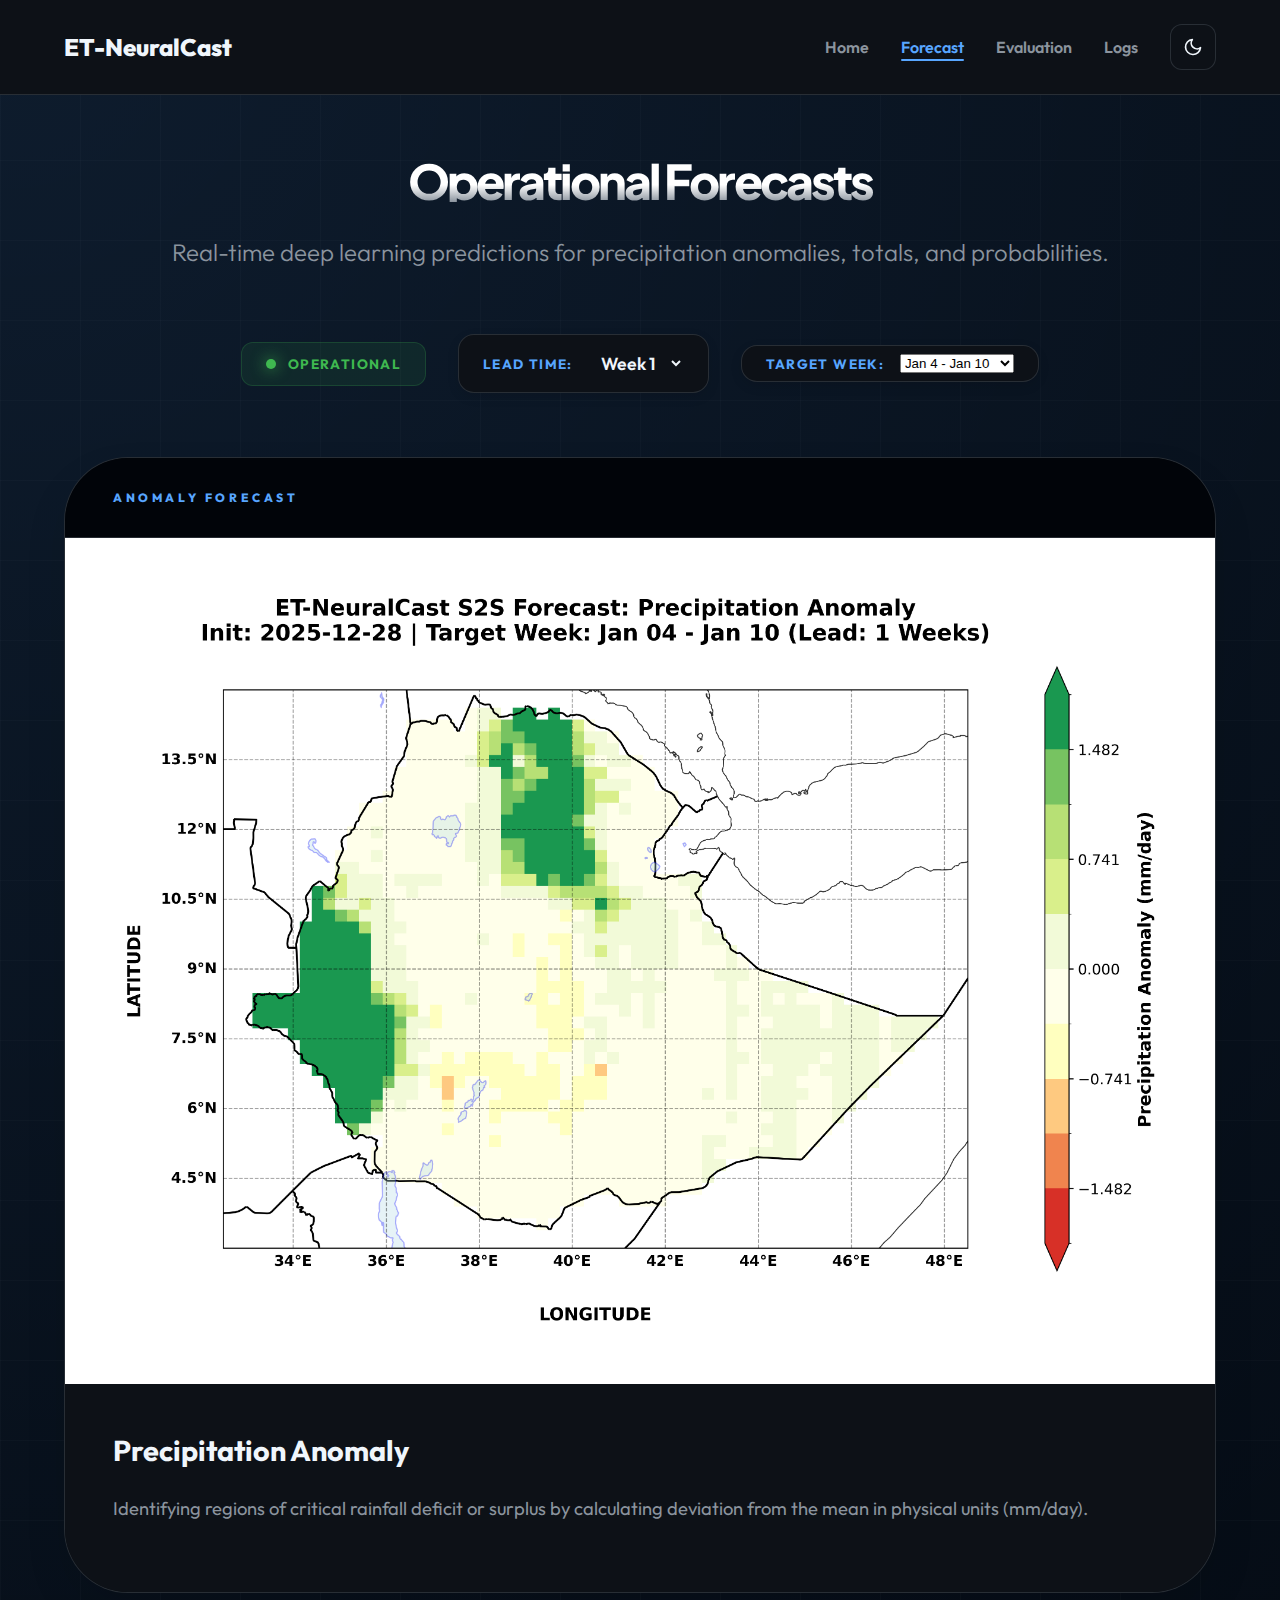
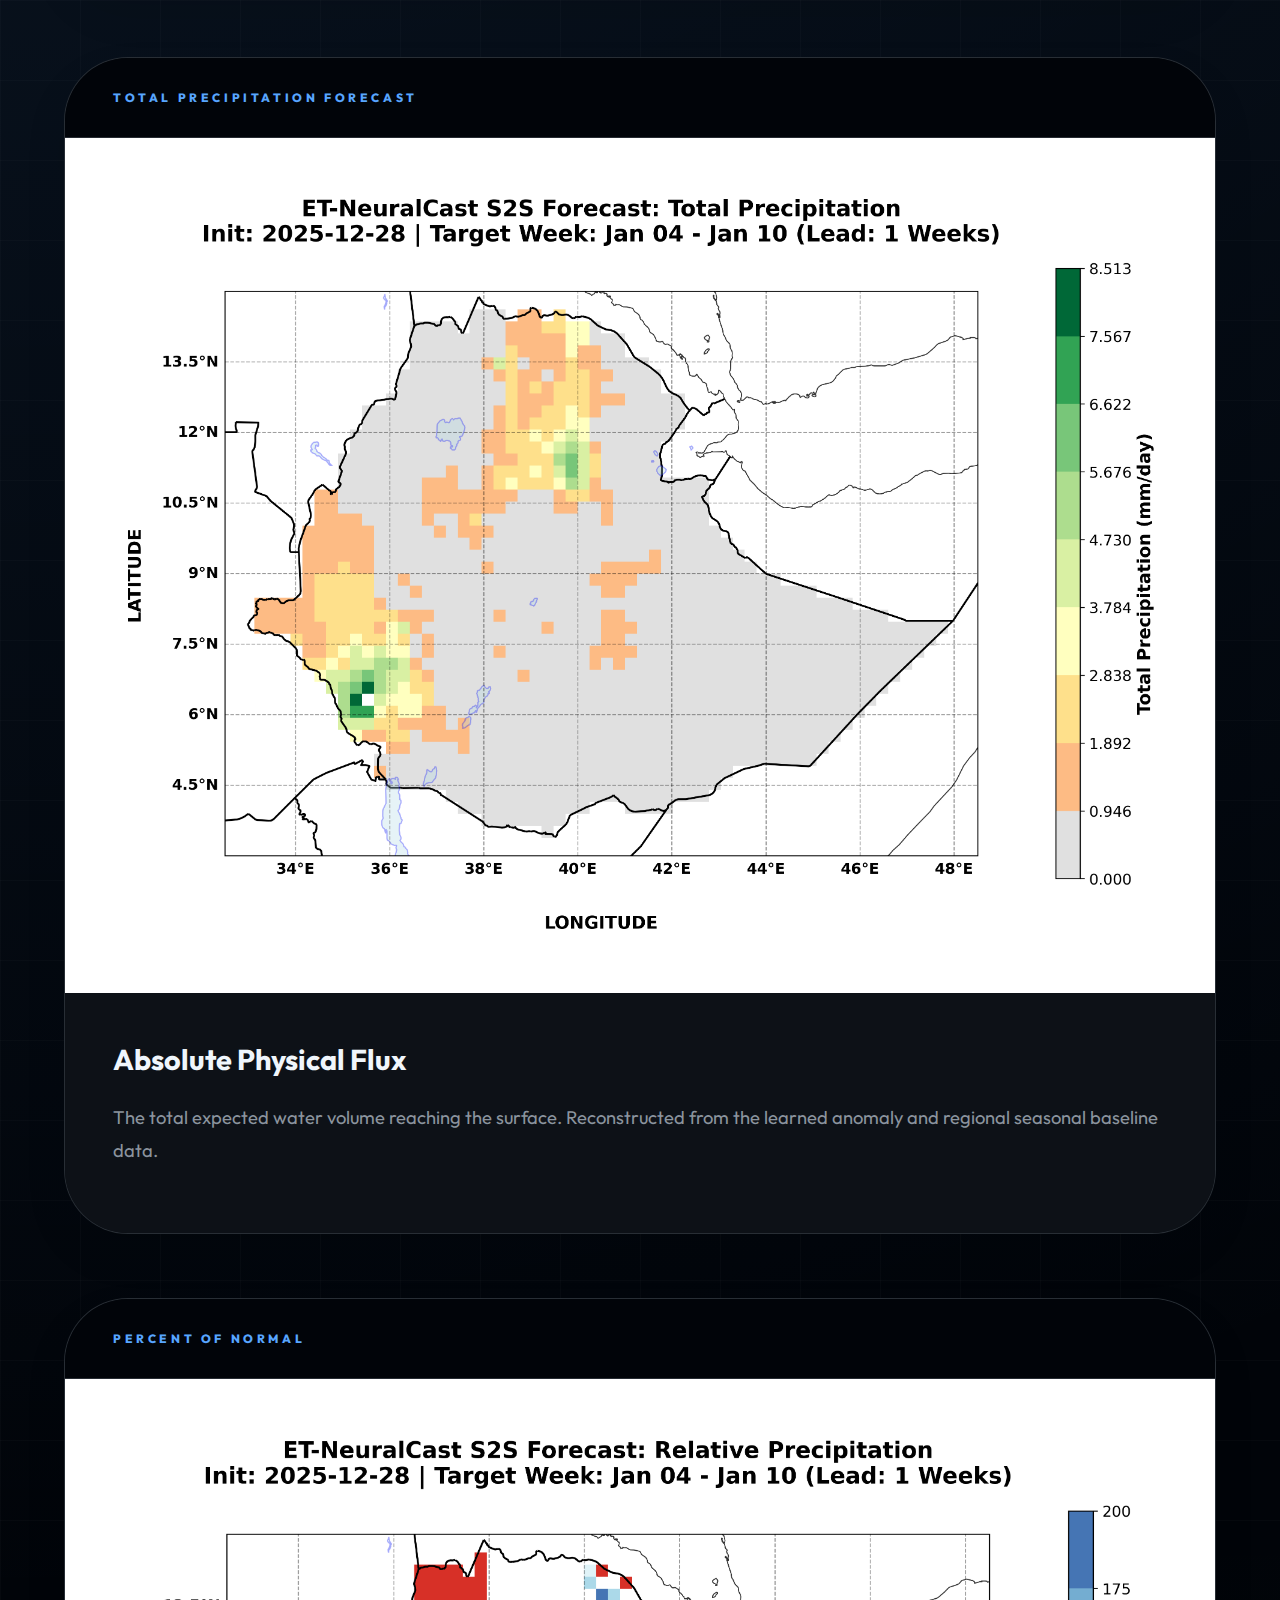
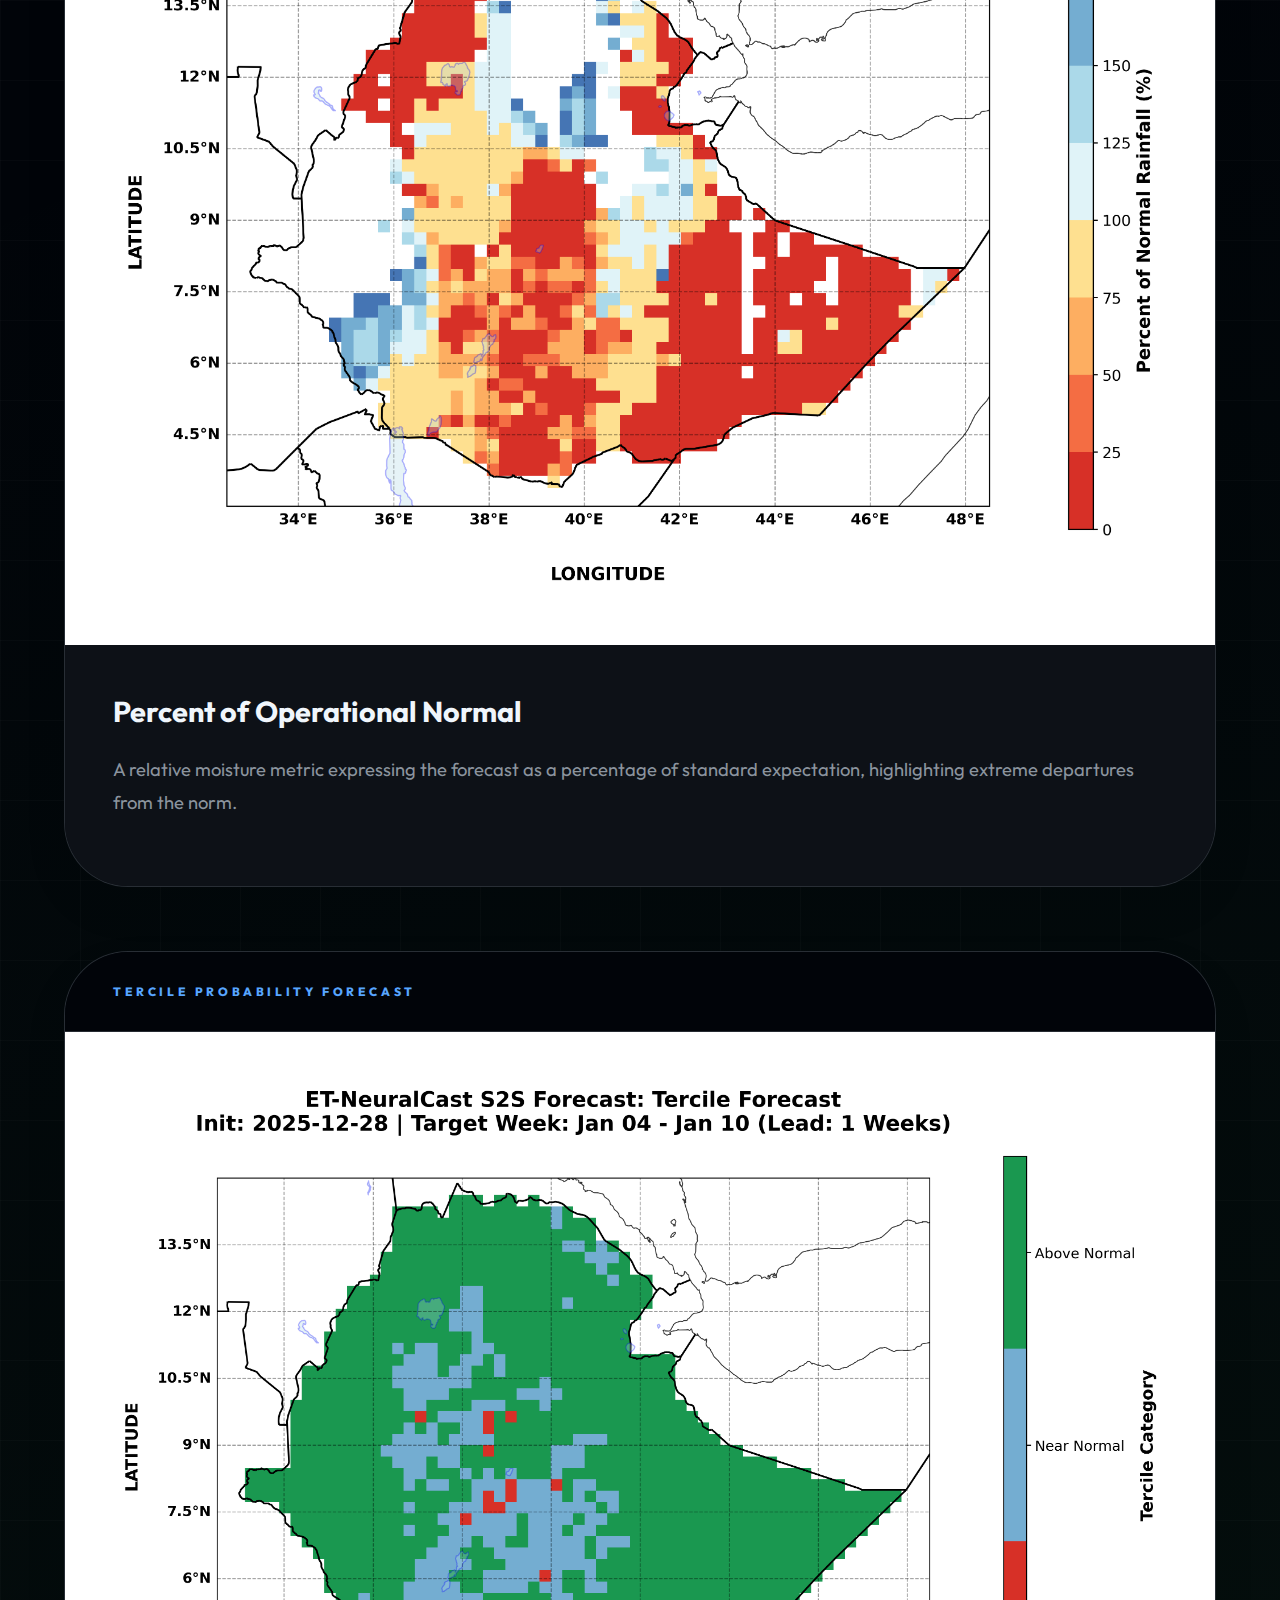
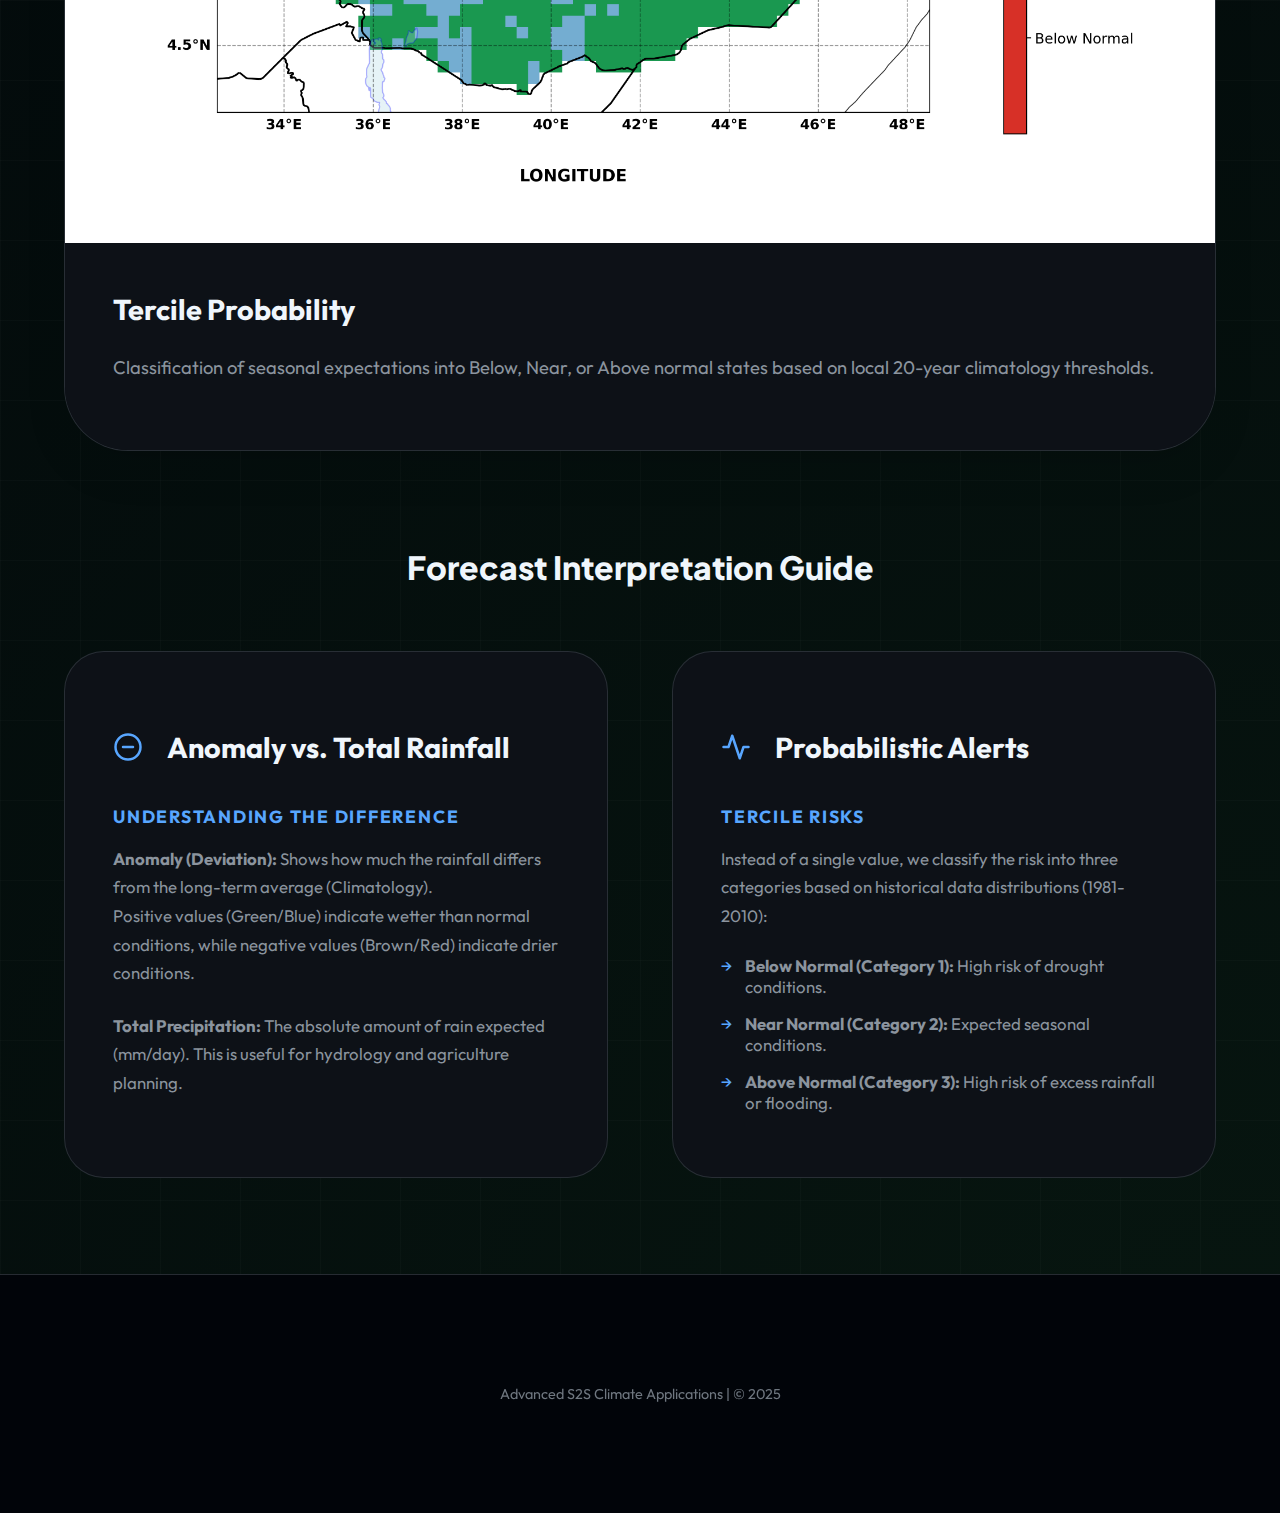
<file: forecast.html>
<!DOCTYPE html>
<html lang="en" data-theme="dark">
  <head>
    <meta charset="UTF-8" />
    <meta name="viewport" content="width=device-width, initial-scale=1.0" />
    <title>ET-NeuralCast | Forecast</title>
    <link rel="preconnect" href="https://fonts.googleapis.com" />
    <link rel="preconnect" href="https://fonts.gstatic.com" crossorigin />
    <link
      href="https://fonts.googleapis.com/css2?family=Outfit:wght@200;300;400;500;600;700;800&family=Plus+Jakarta+Sans:wght@400;600;700;800&display=swap"
      rel="stylesheet"
    />
    <link rel="stylesheet" href="css/style.css" />
    <link rel="stylesheet" href="css/lightbox.css" />
  </head>
  <body>
    <!-- Navbar -->
    <nav class="navbar">
      <a href="index.html" class="nav-brand">ET-NeuralCast</a>
      <div class="nav-links">
        <a href="index.html" class="nav-link">Home</a>
        <a href="forecast.html" class="nav-link active">Forecast</a>
        <a href="evaluation.html" class="nav-link">Evaluation</a>
        <a href="logs.html" class="nav-link">Logs</a>
        
        <button id="theme-toggle" class="theme-toggle" title="Toggle Light/Dark Mode">
          <svg id="theme-icon" width="20" height="20" viewBox="0 0 24 24" fill="none" stroke="currentColor" stroke-width="2" stroke-linecap="round" stroke-linejoin="round">
            <path id="moon-path" d="M21 12.79A9 9 0 1 1 11.21 3 7 7 0 0 0 21 12.79z"></path>
            <circle id="sun-circle" cx="12" cy="12" r="5" style="display: none"></circle>
            <line id="sun-l1" x1="12" y1="1" x2="12" y2="3" style="display: none"></line>
            <line id="sun-l2" x1="12" y1="21" x2="12" y2="23" style="display: none"></line>
            <line id="sun-l3" x1="4.22" y1="4.22" x2="5.64" y2="5.64" style="display: none"></line>
            <line id="sun-l4" x1="18.36" y1="18.36" x2="19.78" y2="19.78" style="display: none"></line>
            <line id="sun-l5" x1="1" y1="12" x2="3" y2="12" style="display: none"></line>
            <line id="sun-l6" x1="21" y1="12" x2="23" y2="12" style="display: none"></line>
            <line id="sun-l7" x1="4.22" y1="19.78" x2="5.64" y2="18.36" style="display: none"></line>
            <line id="sun-l8" x1="18.36" y1="5.64" x2="19.78" y2="4.22" style="display: none"></line>
          </svg>
        </button>
      </div>
    </nav>

    <div class="container">
      <header style="margin-top: 4rem; text-align: center;">
          <h1 class="section-label" style="margin-bottom: 2rem;">Operational Forecasts</h1>
          <p class="subtitle-large" style="margin: 0 auto 4rem; text-align: center;">
              Real-time deep learning predictions for precipitation anomalies, totals, and probabilities.
          </p>
      </header>
      
      <div class="controls-row">
          <div class="status-badge">
            <span class="pulse-dot"></span>
            Operational
          </div>

          <div class="control-pill">
            <label for="lead-select">Lead Time:</label>
            <select id="lead-select">
              <option value="W1">Week 1</option>
              <option value="W2">Week 2</option>
              <option value="W3">Week 3</option>
              <option value="W4">Week 4</option>
            </select>
          </div>

          <div class="control-pill">
            <label for="date-select">Target Week:</label>
            <select id="date-select">
              <!-- Populated by JS -->
            </select>
          </div>
      </div>

      <div class="forecast-grid">
          <!-- 1. Anomaly Forecast -->
          <div class="forecast-card">
            <div class="card-meta">
              <span class="meta-tag">Anomaly Forecast</span>
            </div>
            <div class="img-container">
              <img
                id="img-anomaly"
                src="outputs/latest_anomaly.png"
                alt="Anomaly"
              />
            </div>
            <div class="card-content">
              <h4>Precipitation Anomaly</h4>
              <p>
                Identifying regions of critical rainfall deficit or surplus by
                calculating deviation from the mean in physical units (mm/day).
              </p>
            </div>
          </div>

          <!-- 2. Total Precipitation Forecast -->
          <div class="forecast-card">
            <div class="card-meta">
              <span class="meta-tag">Total Precipitation Forecast</span>
            </div>
            <div class="img-container">
              <img id="img-total" src="outputs/latest_total.png" alt="Total" />
            </div>
            <div class="card-content">
              <h4>Absolute Physical Flux</h4>
              <p>
                The total expected water volume reaching the surface.
                Reconstructed from the learned anomaly and regional seasonal
                baseline data.
              </p>
            </div>
          </div>

          <!-- 3. Percent of Normal -->
          <div class="forecast-card">
            <div class="card-meta">
              <span class="meta-tag">Percent of Normal</span>
            </div>
            <div class="img-container">
              <img
                id="img-percent"
                src="outputs/latest_percent_W1.png"
                alt="Percent"
              />
            </div>
            <div class="card-content">
              <h4>Percent of Operational Normal</h4>
              <p>
                A relative moisture metric expressing the forecast as a
                percentage of standard expectation, highlighting extreme
                departures from the norm.
              </p>
            </div>
          </div>

          <!-- 4. Tercile Probability Forecast -->
          <div class="forecast-card">
            <div class="card-meta">
              <span class="meta-tag">Tercile Probability Forecast</span>
            </div>
            <div class="img-container">
              <img
                id="img-tercile"
                src="outputs/latest_tercile_W1.png"
                alt="Tercile"
              />
            </div>
            <div class="card-content">
              <h4>Tercile Probability</h4>
              <p>
                Classification of seasonal expectations into Below, Near, or
                Above normal states based on local 20-year climatology
                thresholds.
              </p>
            </div>
          </div>
        </div>

        <!-- Interpretation Guide -->
        <section id="interpretation-guide" style="margin-top: 6rem; margin-bottom: 6rem;">
            <h2 class="section-label" style="text-align: center; margin-bottom: 3rem; font-size: 2rem;">Forecast Interpretation Guide</h2>
            <div class="tech-grid">
                <!-- 1. Anomaly vs Total -->
                <div class="tech-card">
                    <h3>
                        <svg viewBox="0 0 24 24" fill="none" stroke="currentColor" stroke-width="2" stroke-linecap="round" stroke-linejoin="round">
                             <circle cx="12" cy="12" r="10"></circle>
                             <path d="M8 12h8"></path>
                        </svg>
                        Anomaly vs. Total Rainfall
                    </h3>
                    <div class="tech-content">
                        <h4>Understanding the Difference</h4>
                        <p>
                            <strong>Anomaly (Deviation):</strong> Shows how much the rainfall differs from the long-term average (Climatology). <br>
                            Positive values (Green/Blue) indicate wetter than normal conditions, while negative values (Brown/Red) indicate drier conditions.
                        </p>
                        <p>
                            <strong>Total Precipitation:</strong> The absolute amount of rain expected (mm/day). This is useful for hydrology and agriculture planning.
                        </p>
                    </div>
                </div>

                <!-- 2. Probabilistic Outlook -->
                <div class="tech-card">
                    <h3>
                        <svg viewBox="0 0 24 24" fill="none" stroke="currentColor" stroke-width="2" stroke-linecap="round" stroke-linejoin="round">
                            <path d="M22 12h-4l-3 9L9 3l-3 9H2"></path>
                        </svg>
                        Probabilistic Alerts
                    </h3>
                    <div class="tech-content">
                        <h4>Tercile Risks</h4>
                        <p>
                            Instead of a single value, we classify the risk into three categories based on historical data distributions (1981-2010):
                        </p>
                        <ul class="tech-list">
                            <li><strong>Below Normal (Category 1):</strong> High risk of drought conditions.</li>
                            <li><strong>Near Normal (Category 2):</strong> Expected seasonal conditions.</li>
                            <li><strong>Above Normal (Category 3):</strong> High risk of excess rainfall or flooding.</li>
                        </ul>
                    </div>
                </div>
            </div>
        </section>


    </div>

    <footer>
      <p class="copyright">Advanced S2S Climate Applications | &copy; 2025</p>
    </footer>

    <script src="js/theme.js"></script>
    <script src="js/forecast.js"></script>
    <script src="js/lightbox.js"></script>
  </body>
</html>
</file>
<file: css/style.css>
:root {
  /* Dark Theme (Default) */
  --bg-color: #010409;
  --bg-secondary: #0d1117;
  --card-bg: rgba(22, 27, 34, 0.6);
  --card-border: rgba(48, 54, 61, 0.8);
  --text-primary: #f0f6fc;
  --text-secondary: #8b949e;
  --accent: #58a6ff;
  --accent-glow: rgba(88, 166, 255, 0.15);
  --accent-gradient: linear-gradient(135deg, #58a6ff 0%, #3fb950 100%);
  --grid-color: rgba(255, 255, 255, 0.02);
  --glass-blur: blur(24px);
  --hero-gradient: linear-gradient(to bottom, #fff 60%, #8b949e 100%);
}

[data-theme="light"] {
  --bg-color: #f6f8fa;
  --bg-secondary: #ffffff;
  --card-bg: rgba(255, 255, 255, 0.8);
  --card-border: #d0d7de;
  --text-primary: #111111;
  --text-secondary: #3e444d;
  --accent: #0969da;
  --accent-glow: rgba(9, 105, 218, 0.05);
  --grid-color: rgba(0, 0, 0, 0.04);
  --hero-gradient: linear-gradient(to bottom, #111 60%, #3e444d 100%);
  --img-container-bg: #ffffff;
  --map-filter: none;
}

[data-theme="light"] .hero-graphic {
  filter: contrast(1.5) invert(1) hue-rotate(180deg);
  mix-blend-mode: multiply;
}

:root {
  --img-container-bg: #ffffff;
  --map-filter: none; /* Removed inversion to preserve scientific colors */
}

* {
  box-sizing: border-box;
  transition: background-color 0.3s ease, border-color 0.3s ease,
    color 0.3s ease, transform 0.5s cubic-bezier(0.16, 1, 0.3, 1);
}

body {
  font-family: "Outfit", sans-serif;
  background-color: var(--bg-color);
  color: var(--text-primary);
  margin: 0;
  padding: 0;
  overflow-x: hidden;
  background-image: radial-gradient(
      circle at 0% 0%,
      var(--accent-glow) 0%,
      transparent 50%
    ),
    radial-gradient(
      circle at 100% 100%,
      rgba(63, 185, 80, 0.1) 0%,
      transparent 50%
    ),
    linear-gradient(var(--grid-color) 1px, transparent 1px),
    linear-gradient(90deg, var(--grid-color) 1px, transparent 1px);
  background-size: 100% 100%, 100% 100%, 80px 80px, 80px 80px;
}

/* Navbar */
.navbar {
  display: flex;
  justify-content: space-between;
  align-items: center;
  padding: 1.5rem 4rem;
  background: var(--bg-secondary);
  border-bottom: 1px solid var(--card-border);
  position: sticky;
  top: 0;
  z-index: 1000;
  backdrop-filter: blur(10px);
  -webkit-backdrop-filter: blur(10px);
}
.nav-brand {
  font-weight: 800;
  font-size: 1.5rem;
  color: var(--text-primary);
  text-decoration: none;
}
.nav-links {
  display: flex;
  gap: 2rem;
  align-items: center;
}
.nav-link {
  color: var(--text-secondary);
  text-decoration: none;
  font-weight: 600;
  font-size: 1rem;
  transition: color 0.3s ease;
  position: relative;
}
.nav-link:hover,
.nav-link.active {
  color: var(--accent);
}
.nav-link.active::after {
  content: "";
  position: absolute;
  bottom: -4px;
  left: 0;
  width: 100%;
  height: 2px;
  background: var(--accent);
  border-radius: 2px;
}

.container {
  max-width: 1600px;
  margin: 0 auto;
  padding: 0 4rem;
}

section {
  margin-bottom: 8rem;
}

#technical-framework {
  margin-bottom: 4rem;
}

/* Hero */
.hero {
  padding: 4rem 0 4rem;
  display: flex;
  flex-direction: column;
  align-items: center;
}

.header-main {
  display: flex;
  align-items: center;
  gap: 5rem;
  width: 100%;
  max-width: 1200px;
  margin-bottom: 2rem;
}

@media (max-width: 1100px) {
  .header-main {
    flex-direction: column;
    text-align: center;
    gap: 3rem;
  }
}

.logo-wrapper {
  flex-shrink: 0;
  width: 220px;
  aspect-ratio: 1 / 1;
  overflow: hidden;
  position: relative;
  background: transparent;
}

.hero-graphic {
  width: 100%;
  height: 100%;
  object-fit: cover;
  object-position: 0% 50%;
  transform: scale(1.15);
  display: block;
  mix-blend-mode: screen;
  filter: contrast(1.5);
}

h1 {
  font-family: "Plus Jakarta Sans", sans-serif;
  font-size: clamp(3.5rem, 8vw, 6rem);
  font-weight: 800;
  margin: 0;
  letter-spacing: -0.06em;
  line-height: 0.9;
  background: var(--hero-gradient);
  -webkit-background-clip: text;
  background-clip: text;
  -webkit-text-fill-color: transparent;
}

.subtitle-large {
  font-size: 1.5rem;
  color: var(--text-secondary);
  margin-top: 1.5rem;
  font-weight: 300;
  line-height: 1.5;
  max-width: 1000px;
}

/* Controls Section */
.controls-row {
  display: flex;
  align-items: center;
  justify-content: center;
  gap: 2rem;
  margin-bottom: 4rem;
  width: 100%;
}

.control-pill {
  background: var(--bg-secondary);
  border: 1px solid var(--card-border);
  border-radius: 16px;
  padding: 0.5rem 1.5rem;
  display: flex;
  align-items: center;
  gap: 1rem;
  cursor: pointer;
  box-shadow: 0 4px 12px rgba(0, 0, 0, 0.1);
}

.control-pill label {
  font-size: 0.85rem;
  font-weight: 700;
  color: var(--accent);
  text-transform: uppercase;
  letter-spacing: 0.1em;
}

#forecast-date-select,
#lead-select {
  background: transparent;
  border: none;
  color: var(--text-primary);
  font-family: "Outfit", sans-serif;
  font-size: 1.1rem;
  font-weight: 600;
  padding: 0.5rem;
  cursor: pointer;
  outline: none;
}

#forecast-date-select option,
#lead-select option,
#date-select option {
  background: var(--bg-secondary);
  color: var(--text-primary);
}

/* Theme Toggle */
.theme-toggle {
  padding: 0.75rem;
  border-radius: 12px;
  background: var(--bg-secondary);
  border: 1px solid var(--card-border);
  color: var(--text-primary);
  cursor: pointer;
  display: flex;
  align-items: center;
  justify-content: center;
  transition: all 0.3s ease;
}
.theme-toggle:hover {
  transform: translateY(-2px);
  border-color: var(--accent);
}

.status-badge {
  display: inline-flex;
  align-items: center;
  gap: 0.75rem;
  padding: 0.75rem 1.5rem;
  background: rgba(63, 185, 80, 0.1);
  color: #3fb950;
  border-radius: 12px;
  font-size: 0.85rem;
  font-weight: 700;
  border: 1px solid rgba(63, 185, 80, 0.2);
  text-transform: uppercase;
  letter-spacing: 0.1em;
}

.pulse-dot {
  width: 10px;
  height: 10px;
  background: #3fb950;
  border-radius: 50%;
  box-shadow: 0 0 15px #3fb950;
  animation: pulse-ring 2s infinite;
}

@keyframes pulse-ring {
  0% {
    transform: scale(0.8);
    opacity: 1;
  }
  50% {
    transform: scale(1.4);
    opacity: 0.5;
  }
  100% {
    transform: scale(0.8);
    opacity: 1;
  }
}

/* Architecture Row */
.architecture-row {
  display: grid;
  grid-template-columns: repeat(3, 1fr);
  gap: 2px;
  background: var(--card-border);
  border: 1px solid var(--card-border);
  border-radius: 3rem;
  overflow: hidden;
  width: 100%;
  max-width: 1400px;
  box-shadow: 0 40px 100px rgba(0, 0, 0, 0.3);
}

@media (max-width: 1000px) {
  .architecture-row {
    grid-template-columns: 1fr;
  }
}

.arch-item {
  background: var(--bg-secondary);
  padding: 4rem 3rem;
  display: flex;
  flex-direction: column;
  gap: 2rem;
  position: relative;
}

.arch-icon-wrapper {
  width: 60px;
  height: 60px;
  display: flex;
  align-items: center;
  justify-content: center;
  background: var(--accent-glow);
  border-radius: 16px;
  color: var(--accent);
  margin-bottom: 1rem;
  position: relative;
}

.arch-icon-wrapper svg {
  width: 32px;
  height: 32px;
  stroke: var(--accent);
  filter: drop-shadow(0 0 8px var(--accent));
}

.arch-item h3 {
  font-size: 1.6rem;
  font-weight: 700;
  color: var(--text-primary);
}

.arch-item p {
  font-size: 1.1rem;
  color: var(--text-secondary);
  line-height: 1.8;
  font-weight: 300;
}

/* Forecasts */
.section-label {
  font-family: "Plus Jakarta Sans", sans-serif;
  font-size: 3rem;
  font-weight: 800;
  margin-bottom: 4rem;
  text-align: center;
}

.forecast-grid {
  display: grid;
  grid-template-columns: repeat(auto-fit, minmax(650px, 1fr));
  gap: 4rem;
}

@media (max-width: 800px) {
  .forecast-grid {
    grid-template-columns: 1fr;
  }
}

.forecast-card {
  background: var(--bg-secondary);
  border-radius: 4rem;
  border: 1px solid var(--card-border);
  overflow: hidden;
  box-shadow: 0 20px 40px rgba(0, 0, 0, 0.1);
}

.forecast-card:hover {
  border-color: var(--accent);
  transform: scale(1.02);
}

.card-meta {
  padding: 2rem 3rem;
  background: var(--bg-color);
  border-bottom: 1px solid var(--card-border);
  display: flex;
  justify-content: space-between;
}

.meta-tag {
  color: var(--accent);
  font-weight: 800;
  letter-spacing: 0.3em;
  font-size: 0.75rem;
  text-transform: uppercase;
}

.img-container {
  background: #ffffff;
  display: flex;
  align-items: center;
  justify-content: center;
  padding: 1rem;
  transition: background-color 0.3s ease;
  min-height: 480px;
}

.img-container img {
  max-width: 100%;
  height: auto;
  border-radius: 2rem;
  filter: var(--map-filter);
  transition: filter 0.3s ease;
}

.card-content {
  padding: 3rem;
  background: var(--bg-secondary);
}
.card-content h4 {
  font-size: 1.8rem;
  margin: 0 0 1.5rem;
  font-weight: 700;
  color: var(--text-primary);
}
.card-content p {
  font-size: 1.15rem;
  color: var(--text-secondary);
  line-height: 1.8;
}

/* Footer */
footer {
  padding: 6rem 0;
  background: var(--bg-color);
  border-top: 1px solid var(--card-border);
  text-align: center;
}

.contact-section {
  max-width: 800px;
  margin: 0 auto 6rem;
  text-align: center;
}

.contact-card {
  background: var(--bg-secondary);
  border: 1px solid var(--card-border);
  border-radius: 2rem;
  padding: 4rem;
  display: inline-block;
  text-align: center;
}

.contact-name {
  font-size: 2.2rem;
  font-weight: 800;
  color: var(--text-primary);
  margin-bottom: 0.5rem;
  display: block;
}

.contact-title {
  font-size: 1.1rem;
  color: var(--accent);
  font-weight: 600;
  margin-bottom: 0.5rem;
  display: block;
  letter-spacing: 0.05em;
}

.contact-org {
  font-size: 1rem;
  color: var(--text-secondary);
  margin-bottom: 2.5rem;
  display: block;
}

.social-links {
  display: flex;
  justify-content: center;
  gap: 2.5rem;
  margin-top: 2rem;
}

.social-item {
  color: var(--text-primary);
  text-decoration: none;
  display: flex;
  flex-direction: column;
  align-items: center;
  gap: 0.75rem;
  opacity: 0.7;
  transition: all 0.3s ease;
}

.social-item:hover {
  opacity: 1;
  color: var(--accent);
  transform: translateY(-3px);
}

.social-item svg {
  width: 24px;
  height: 24px;
  stroke: currentColor;
}

.social-label {
  font-size: 0.75rem;
  text-transform: uppercase;
  letter-spacing: 0.1em;
  font-weight: 700;
}

.footer-brand {
  font-size: 2rem;
  font-weight: 800;
  margin-bottom: 2rem;
  display: block;
  color: var(--text-primary);
}
.f-links {
  display: flex;
  justify-content: center;
  gap: 3rem;
  margin-bottom: 3rem;
}
.f-links a {
  color: var(--text-primary);
  text-decoration: none;
  opacity: 0.5;
  font-size: 0.95rem;
}
.f-links a:hover {
  opacity: 1;
  color: var(--accent);
}
.copyright {
  color: var(--text-secondary);
  font-size: 0.9rem;
  opacity: 0.8;
}

/* Technical Framework Section */
.tech-grid {
  display: grid;
  grid-template-columns: repeat(2, 1fr);
  gap: 4rem;
  margin-top: 4rem;
}

@media (max-width: 1100px) {
  .tech-grid {
    grid-template-columns: 1fr;
  }
}

.tech-card {
  background: var(--bg-secondary);
  border: 1px solid var(--card-border);
  border-radius: 2.5rem;
  padding: 3rem;
  position: relative;
  overflow: hidden;
}

.tech-card h3 {
  font-size: 1.8rem;
  font-weight: 700;
  color: var(--text-primary);
  margin-bottom: 2rem;
  display: flex;
  align-items: center;
  gap: 1.5rem;
}

.tech-card h3 svg {
  width: 30px;
  height: 30px;
  color: var(--accent);
}

.tech-content h4 {
  color: var(--accent);
  font-size: 1.1rem;
  margin: 2.5rem 0 1rem;
  text-transform: uppercase;
  letter-spacing: 0.1em;
}

.tech-content p {
  font-size: 1.05rem;
  color: var(--text-secondary);
  line-height: 1.7;
  margin-bottom: 1.5rem;
}

.tech-list {
  list-style: none;
  padding: 0;
  margin: 0;
}

.tech-list li {
  position: relative;
  padding-left: 1.5rem;
  margin-bottom: 1rem;
  color: var(--text-secondary);
  font-size: 1.05rem;
}

.tech-list li::before {
  content: "→";
  position: absolute;
  left: 0;
  color: var(--accent);
}
</file>
<file: css/overlays.css>
/* Toggle Switches */
.toggle-group {
    display: flex;
    gap: 1.5rem;
    align-items: center;
}

.toggle-switch {
  position: relative;
  display: flex;
  align-items: center;
  cursor: pointer;
}

.toggle-switch input {
  opacity: 0;
  width: 0;
  height: 0;
  position: absolute;
}

.toggle-switch .slider {
  position: relative;
  width: 44px;
  height: 24px;
  background-color: var(--card-border);
  border-radius: 24px;
  transition: .3s;
  display: inline-block;
}

.toggle-switch .slider:before {
  position: absolute;
  content: "";
  height: 18px;
  width: 18px;
  left: 3px;
  bottom: 3px;
  background-color: var(--text-secondary);
  border-radius: 50%;
  transition: .3s;
}

.toggle-switch input:checked + .slider {
  background-color: var(--accent);
}

.toggle-switch input:checked + .slider:before {
  transform: translateX(20px);
  background-color: #fff;
}

.toggle-switch .label {
  font-size: 0.9rem;
  color: var(--text-primary);
  font-weight: 500;
  margin-left: 0.75rem;
}

/* Map Overlay Wrapper */
.map-overlay-wrapper {
    position: relative;
    width: 100%;
    height: auto;
    overflow: hidden; /* Ensure zoom stays contained */
    border-radius: 2rem; /* Match img border radius? */
    transition: transform 0.2s ease;
}

/* Base Map */
.map-overlay-wrapper img.base-map {
    display: block;
    width: 100%;
    height: auto;
    
    /* Mild zoom + slight right shift to reveal left labels */
    transform: scale(1.04) translateX(1.8%);
    
    transition: transform 0.2s ease;
}

/* Overlay Layer */
.map-overlay-wrapper img.overlay-layer {
    position: absolute;
    top: 0;
    left: 0;
    
    width: 100%;
    height: 100%;
    
    /* Match dimensions and positioning exactly */
    transform: scale(1.04) translateX(1.8%);
    
    pointer-events: none;
    opacity: 0;
    transition: opacity 0.3s ease, transform 0.2s ease;
    z-index: 10;
}

/* Hover Effect: Scale slightly more, keep shift */
.map-overlay-wrapper img.base-map:hover {
    transform: scale(1.06) translateX(1.8%);
}

.map-overlay-wrapper img.base-map:hover ~ img.overlay-layer {
    transform: scale(1.06) translateX(1.8%);
}
</file>
